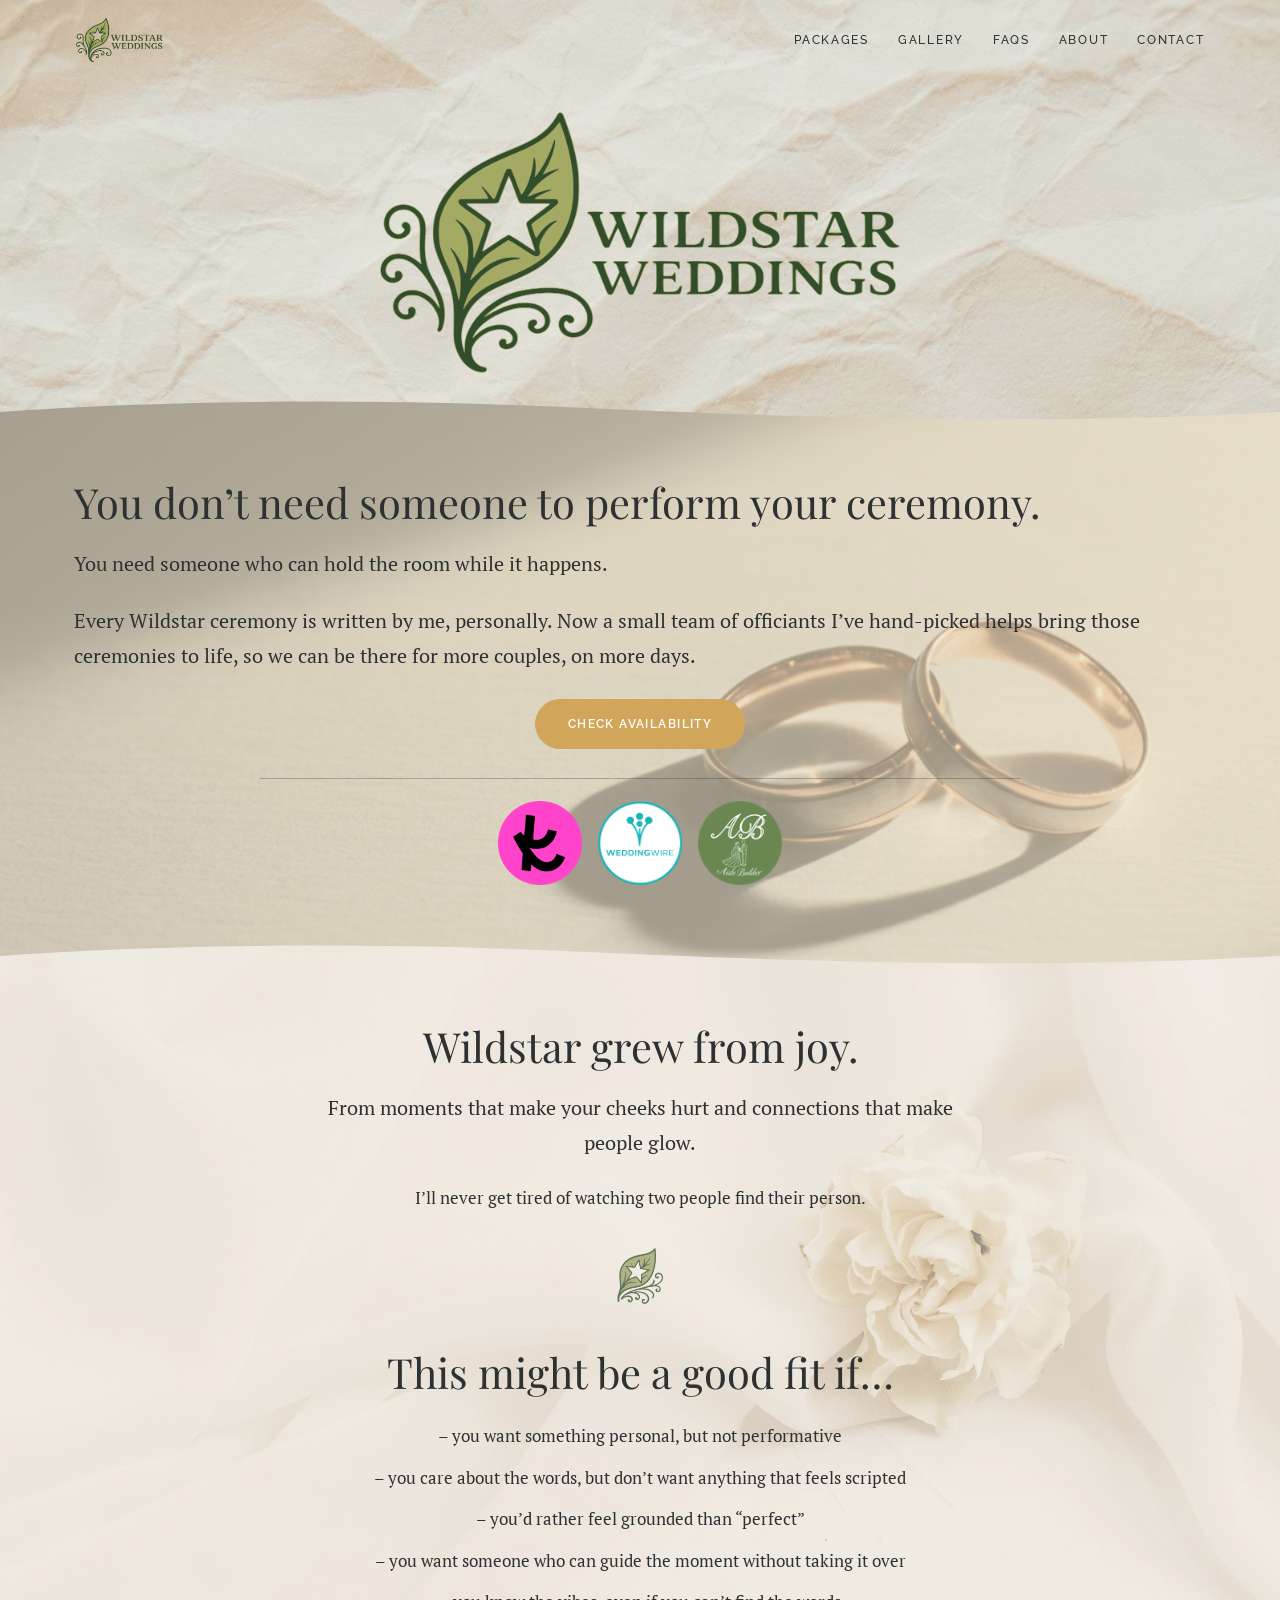
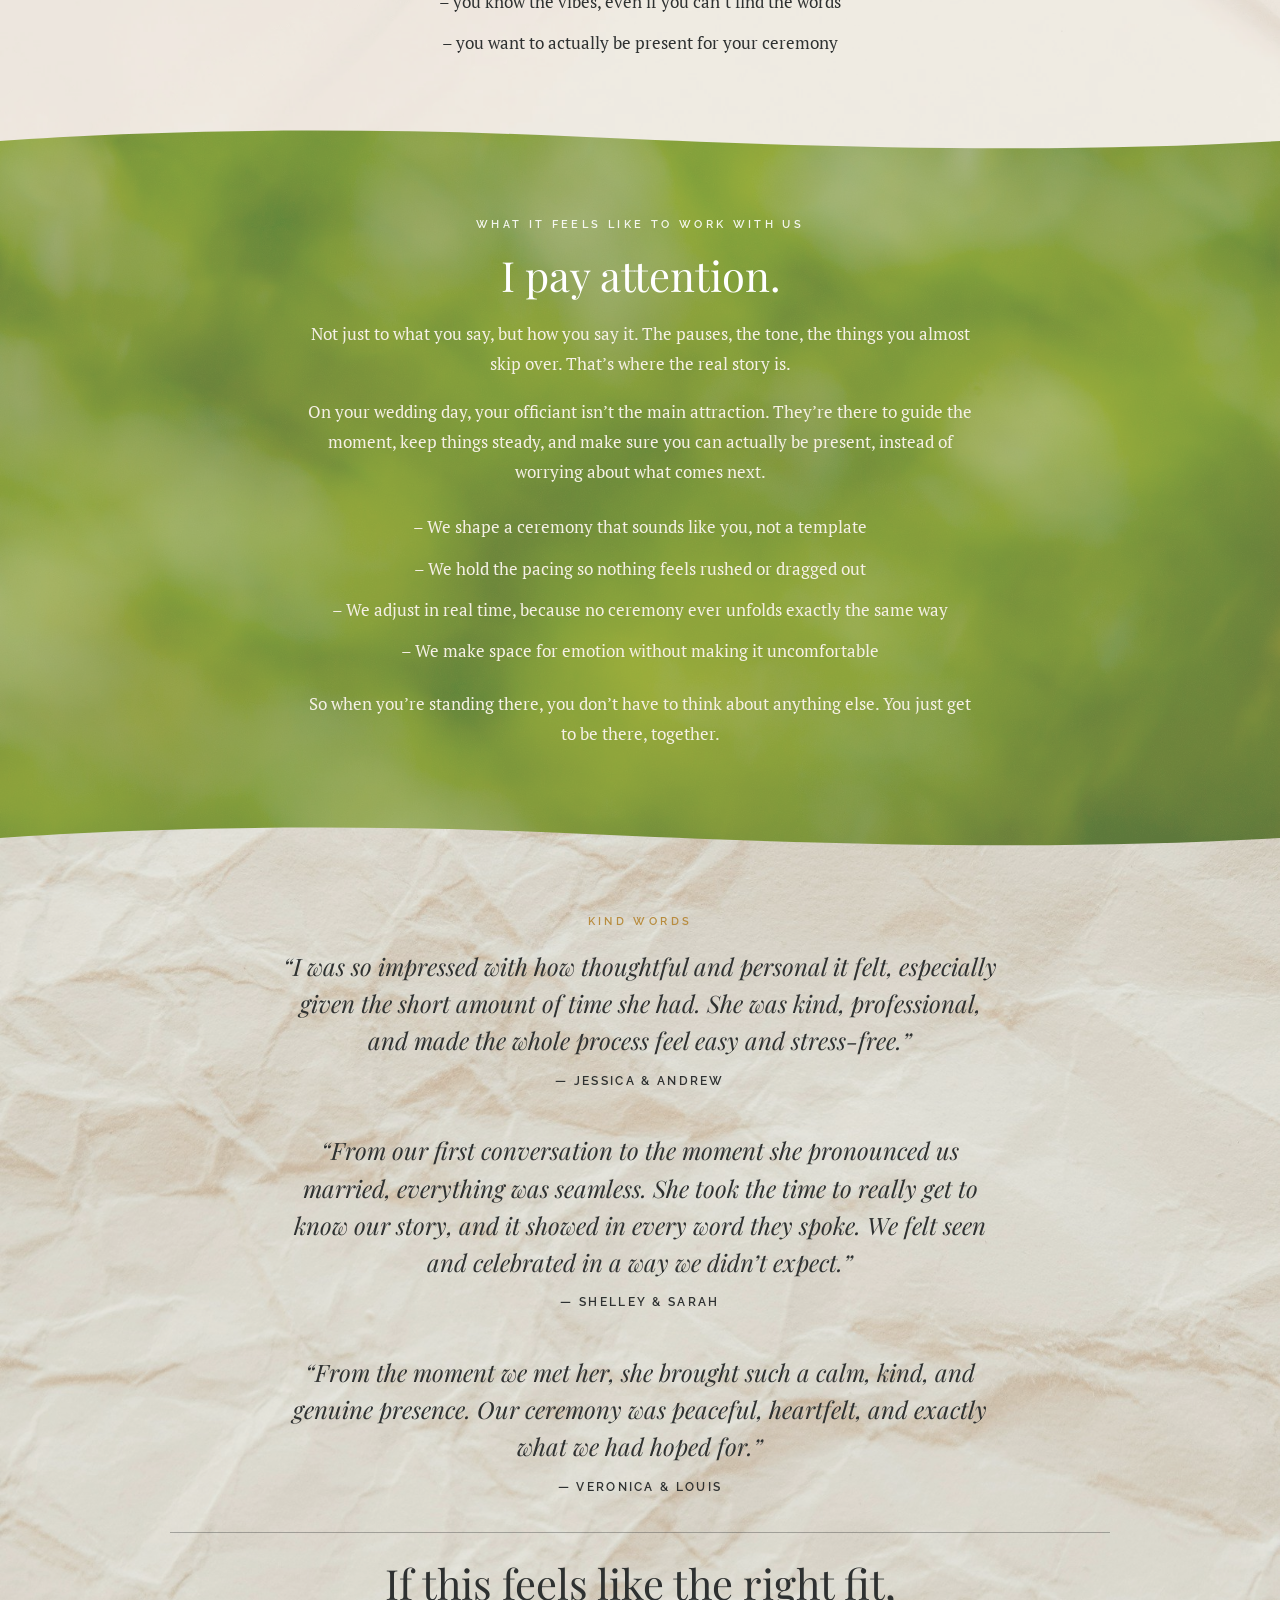
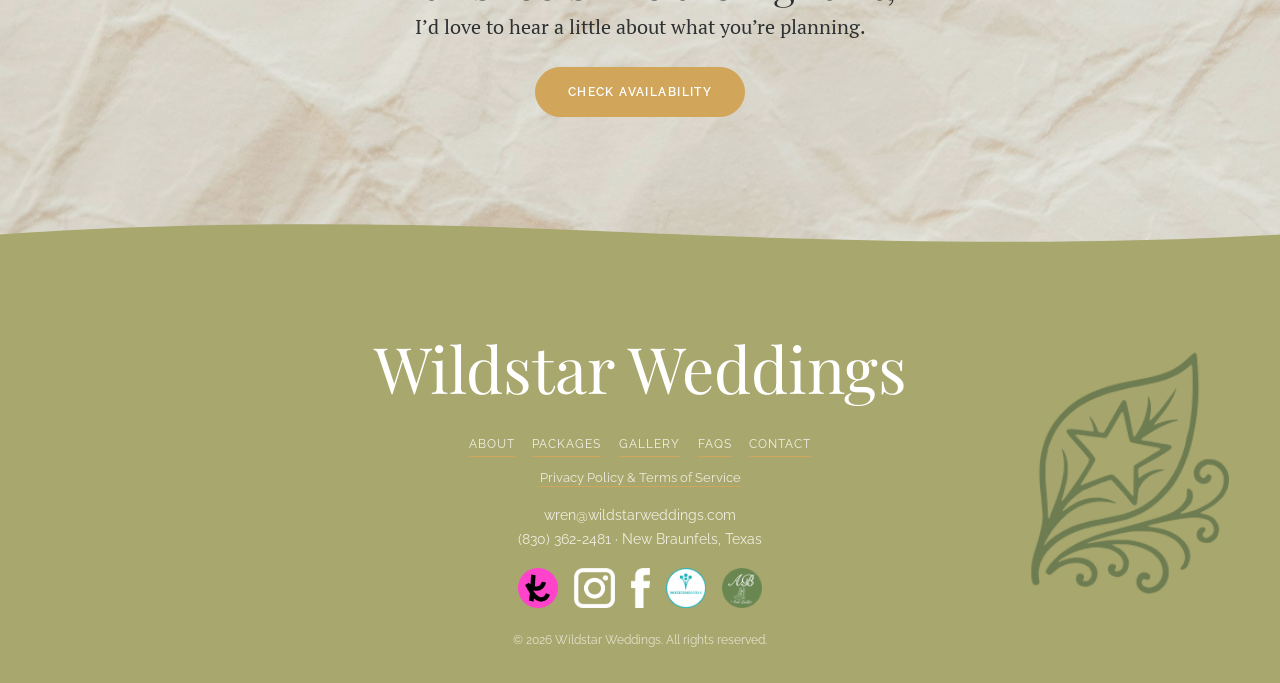
<file: index.html>
<!DOCTYPE html>
<html lang="en">
<head>
<meta charset="UTF-8">
<meta name="viewport" content="width=device-width, initial-scale=1.0">
<title>Wildstar Weddings | Hill Country Wedding Officiant Services</title>
<meta name="description" content="Romantic, personal wedding ceremonies in New Braunfels and the Texas Hill Country. Every ceremony written by Wren, delivered by a hand-picked team.">
<link rel="canonical" href="https://www.wildstarweddings.com/">
<meta property="og:type" content="website">
<meta property="og:title" content="Wildstar Weddings | Hill Country Wedding Officiant">
<meta property="og:description" content="Romantic, personal wedding ceremonies in New Braunfels and the Texas Hill Country.">
<meta property="og:url" content="https://www.wildstarweddings.com/">
<meta property="og:image" content="https://www.wildstarweddings.com/assets/img/logo-square.png">
<link rel="icon" href="/assets/img/favicon.png" type="image/png">
<link rel="preconnect" href="https://fonts.googleapis.com">
<link rel="preconnect" href="https://fonts.gstatic.com" crossorigin>
<link href="https://fonts.googleapis.com/css2?family=Playfair+Display:ital,wght@0,400;0,500;1,400&family=Raleway:wght@400;500;600&family=PT+Serif:ital,wght@0,400;1,400&display=swap" rel="stylesheet">
<link rel="stylesheet" href="/assets/css/style.css">
<style>
  /* HOME: paper only on hero + testimonials; each band owns its bg + a colored wavy top */
  body{background:#f1ebde !important}
  body::before{display:none !important}

  .band{position:relative}
  .band::before{content:"";position:absolute;top:0;left:0;width:100%;height:54px;transform:translateY(-99%);z-index:1;background-repeat:no-repeat;background-size:100% 100%}
  .band>.container{position:relative;z-index:2}
  .intro::before{display:none}
  .soft::before{display:none}
  .feels::before{display:none}
  .testi::before{display:none}

  /* (2) hero — paper, smaller, 46% overlay */
  .home-hero{position:relative;background:#f1ebde url("/assets/img/unsplash-image-XFWiZTa2Ub0.jpg") center top/cover;text-align:center;padding:clamp(5rem,9vw,7rem) 1.5rem clamp(2.5rem,5vw,4rem)}
  .home-hero::after{content:"";position:absolute;inset:0;background:rgba(247,243,236,.46);z-index:0;pointer-events:none}
  .home-hero img{position:relative;z-index:1;width:min(520px,84vw);margin:0 auto}

  /* (3) intro — rings fill the section, faded; text left-aligned */
  .intro{background:#e7dcc6 url("/assets/img/imgg-gi3-_nzahcmk.png") center/cover;margin-top:-55px;
    -webkit-mask:url("data:image/svg+xml,%3Csvg xmlns='http://www.w3.org/2000/svg' viewBox='0 0 1200 60' preserveAspectRatio='none'%3E%3Cpath fill='%23000' d='M0,30 C150,18 350,16 550,26 C800,38 1000,42 1200,30 L1200,60 L0,60 Z'/%3E%3C/svg%3E") top/100% 60px no-repeat,linear-gradient(#000 0 0) bottom/100% calc(100% - 55px) no-repeat;
    mask:url("data:image/svg+xml,%3Csvg xmlns='http://www.w3.org/2000/svg' viewBox='0 0 1200 60' preserveAspectRatio='none'%3E%3Cpath fill='%23000' d='M0,30 C150,18 350,16 550,26 C800,38 1000,42 1200,30 L1200,60 L0,60 Z'/%3E%3C/svg%3E") top/100% 60px no-repeat,linear-gradient(#000 0 0) bottom/100% calc(100% - 55px) no-repeat}
  .intro::after{content:"";position:absolute;inset:0;background:rgba(231,220,198,.66);z-index:0}
  .intro .container{text-align:left}
  .intro .intro-actions{text-align:center;margin-top:1.6rem}
  .intro .intro-rule{border:none;border-top:1px solid rgba(46,49,49,.3);max-width:760px;margin:1.8rem auto 1.4rem}
  .intro .intro-badges{display:flex;justify-content:center;gap:1rem}
  .intro .intro-badges img{height:84px;width:auto}

  /* (4-5) grew + good-fit — soft light, faint bloom */
  .soft{background:#f4f0e7 url("/assets/img/unsplash-image-xepikEyPgmI-2.jpg") center/cover;margin-top:-55px;
    -webkit-mask:url("data:image/svg+xml,%3Csvg xmlns='http://www.w3.org/2000/svg' viewBox='0 0 1200 60' preserveAspectRatio='none'%3E%3Cpath fill='%23000' d='M0,30 C150,18 350,16 550,26 C800,38 1000,42 1200,30 L1200,60 L0,60 Z'/%3E%3C/svg%3E") top/100% 60px no-repeat,linear-gradient(#000 0 0) bottom/100% calc(100% - 55px) no-repeat;
    mask:url("data:image/svg+xml,%3Csvg xmlns='http://www.w3.org/2000/svg' viewBox='0 0 1200 60' preserveAspectRatio='none'%3E%3Cpath fill='%23000' d='M0,30 C150,18 350,16 550,26 C800,38 1000,42 1200,30 L1200,60 L0,60 Z'/%3E%3C/svg%3E") top/100% 60px no-repeat,linear-gradient(#000 0 0) bottom/100% calc(100% - 55px) no-repeat}
  .soft::after{content:"";position:absolute;inset:0;background:rgba(247,243,236,.55);z-index:0}

  /* (6) what it feels like — green, faded */
  .feels{background:#a8a76d url("/assets/img/unsplash-image-rfRoZPJ8NOg.jpg") center/cover;color:var(--cream);margin-top:-55px;
    -webkit-mask:url("data:image/svg+xml,%3Csvg xmlns='http://www.w3.org/2000/svg' viewBox='0 0 1200 60' preserveAspectRatio='none'%3E%3Cpath fill='%23000' d='M0,30 C150,18 350,16 550,26 C800,38 1000,42 1200,30 L1200,60 L0,60 Z'/%3E%3C/svg%3E") top/100% 60px no-repeat,linear-gradient(#000 0 0) bottom/100% calc(100% - 55px) no-repeat;
    mask:url("data:image/svg+xml,%3Csvg xmlns='http://www.w3.org/2000/svg' viewBox='0 0 1200 60' preserveAspectRatio='none'%3E%3Cpath fill='%23000' d='M0,30 C150,18 350,16 550,26 C800,38 1000,42 1200,30 L1200,60 L0,60 Z'/%3E%3C/svg%3E") top/100% 60px no-repeat,linear-gradient(#000 0 0) bottom/100% calc(100% - 55px) no-repeat}
  .feels::after{content:"";position:absolute;inset:0;background:rgba(150,158,96,.62);z-index:0}
  .feels h2{color:#fff}
  .feels .eyebrow{color:#fff;opacity:.9}

  /* (7-8) testimonials + CTA — paper */
  .testi{background:#f3ede0 url("/assets/img/unsplash-image-XFWiZTa2Ub0.jpg") center/cover;margin-top:-55px;
    -webkit-mask:url("data:image/svg+xml,%3Csvg xmlns='http://www.w3.org/2000/svg' viewBox='0 0 1200 60' preserveAspectRatio='none'%3E%3Cpath fill='%23000' d='M0,30 C150,18 350,16 550,26 C800,38 1000,42 1200,30 L1200,60 L0,60 Z'/%3E%3C/svg%3E") top/100% 60px no-repeat,linear-gradient(#000 0 0) bottom/100% calc(100% - 55px) no-repeat;
    mask:url("data:image/svg+xml,%3Csvg xmlns='http://www.w3.org/2000/svg' viewBox='0 0 1200 60' preserveAspectRatio='none'%3E%3Cpath fill='%23000' d='M0,30 C150,18 350,16 550,26 C800,38 1000,42 1200,30 L1200,60 L0,60 Z'/%3E%3C/svg%3E") top/100% 60px no-repeat,linear-gradient(#000 0 0) bottom/100% calc(100% - 55px) no-repeat;
    margin-bottom:-70px;padding-bottom:clamp(5rem,10vw,8rem)}
  .testi::after{content:"";position:absolute;inset:0;background:rgba(247,243,236,.46);z-index:0}
  .testi .rule{border:none;border-top:1px solid rgba(46,49,49,.35);max-width:940px;margin:2.2rem auto 1.6rem}
  .cta-block{text-align:center}
</style>
</head>
<body>
<header class="topbar">
  <a class="topbar__brand" href="/" aria-label="Wildstar Weddings home"><img src="/assets/img/logo-banner.png" alt="Wildstar Weddings"></a>
  <button class="topbar__toggle" aria-label="Toggle menu" aria-expanded="false" aria-controls="topbar-nav"><span></span><span></span><span></span></button>
  <nav id="topbar-nav">
    <a href="/wedding-packages/">Packages</a>
    <a href="/gallery/">Gallery</a>
    <a href="/faqs/">FAQs</a>
    <a href="/about/">About</a>
    <a href="/contact/">Contact</a>
  </nav>
</header>

<!-- (2) LOGO HERO -->
<section class="home-hero">
  <img src="/assets/img/logo-banner.png" alt="Wildstar Weddings">
</section>

<!-- (3) INTRO -->
<section class="band intro section">
  <div class="container">
    <h2>You don’t need someone to perform your ceremony.</h2>
    <p class="lead">You need someone who can hold the room while it happens.</p>
    <p class="lead">Every Wildstar ceremony is written by me, personally. Now a small team of officiants I’ve hand-picked helps bring those ceremonies to life, so we can be there for more couples, on more days.</p>
    <div class="intro-actions">
      <a class="btn" href="/contact/">Check Availability</a>
      <hr class="intro-rule">
      <div class="intro-badges">
        <a class="is-unlinked" aria-label="The Knot"><img src="/assets/img/badge-theknot.png" alt="As seen on The Knot"></a>
        <a class="is-unlinked" aria-label="WeddingWire"><img src="/assets/img/badge-weddingwire.png" alt="As seen on WeddingWire"></a>
        <a href="https://www.aislebuilder.com/vendors/wildstar-weddings" target="_blank" rel="noopener" aria-label="Aisle Builder"><img src="/assets/img/badge-aislebuilder.png" alt="Find us on Aisle Builder"></a>
      </div>
    </div>
  </div>
</section>

<!-- (4-5) GREW FROM JOY + GOOD FIT -->
<section class="band soft section text-center">
  <div class="container narrow">
    <h2>Wildstar grew from joy.</h2>
    <p class="lead">From moments that make your cheeks hurt and connections that make people glow.</p>
    <p>I’ll never get tired of watching two people find their person.</p>
    <div class="leaf-divider"><img src="/assets/img/leaf.png" alt=""></div>
    <h2>This might be a good fit if…</h2>
    <ul class="fitlist">
      <li>you want something personal, but not performative</li>
      <li>you care about the words, but don’t want anything that feels scripted</li>
      <li>you’d rather feel grounded than “perfect”</li>
      <li>you want someone who can guide the moment without taking it over</li>
      <li>you know the vibes, even if you can’t find the words</li>
      <li>you want to actually be present for your ceremony</li>
    </ul>
  </div>
</section>

<!-- (6) WHAT IT FEELS LIKE -->
<section class="band feels section text-center">
  <div class="container narrow">
    <span class="eyebrow">What it feels like to work with us</span>
    <h2>I pay attention.</h2>
    <p>Not just to what you say, but how you say it. The pauses, the tone, the things you almost skip over. That’s where the real story is.</p>
    <p>On your wedding day, your officiant isn’t the main attraction. They’re there to guide the moment, keep things steady, and make sure you can actually be present, instead of worrying about what comes next.</p>
    <ul class="fitlist">
      <li>We shape a ceremony that sounds like you, not a template</li>
      <li>We hold the pacing so nothing feels rushed or dragged out</li>
      <li>We adjust in real time, because no ceremony ever unfolds exactly the same way</li>
      <li>We make space for emotion without making it uncomfortable</li>
    </ul>
    <p style="margin-top:1.4rem">So when you’re standing there, you don’t have to think about anything else. You just get to be there, together.</p>
  </div>
</section>

<!-- (7-8) TESTIMONIALS + CTA -->
<section class="band testi section">
  <div class="container">
    <div class="text-center"><span class="eyebrow">Kind words</span></div>
    <div class="testimonials narrow text-center">
      <figure style="margin:0"><blockquote class="quote">“I was so impressed with how thoughtful and personal it felt, especially given the short amount of time she had. She was kind, professional, and made the whole process feel easy and stress-free.”</blockquote><figcaption class="quote__author">— Jessica &amp; Andrew</figcaption></figure>
      <figure style="margin:0"><blockquote class="quote">“From our first conversation to the moment she pronounced us married, everything was seamless. She took the time to really get to know our story, and it showed in every word they spoke. We felt seen and celebrated in a way we didn’t expect.”</blockquote><figcaption class="quote__author">— Shelley &amp; Sarah</figcaption></figure>
      <figure style="margin:0"><blockquote class="quote">“From the moment we met her, she brought such a calm, kind, and genuine presence. Our ceremony was peaceful, heartfelt, and exactly what we had hoped for.”</blockquote><figcaption class="quote__author">— Veronica &amp; Louis</figcaption></figure>
    </div>
    <hr class="rule">
    <div class="cta-block">
      <h2 style="margin-bottom:.2rem">If this feels like the right fit,</h2>
      <p class="lead">I’d love to hear a little about what you’re planning.</p>
      <p><a class="btn" href="/contact/">Check Availability</a></p>
    </div>
  </div>
</section>

<footer class="ws-footer">
  <img class="leaf" src="/assets/img/leaf.png" alt="">
  <div class="wm">Wildstar Weddings</div>
  <nav>
    <a href="/about/">About</a><a href="/wedding-packages/">Packages</a><a href="/gallery/">Gallery</a><a href="/faqs/">FAQs</a><a href="/contact/">Contact</a>
  </nav>
  <div class="legal"><a href="/privacy-and-tos/">Privacy Policy &amp; Terms of Service</a></div>
  <div class="contact"><a href="mailto:wren@wildstarweddings.com">wren@wildstarweddings.com</a><br><a href="sms:+18303622481">(830) 362-2481</a> &middot; New Braunfels, Texas</div>
  <div class="social"><a class="is-unlinked" aria-label="The Knot"><img src="/assets/img/icon-knot.png" alt="The Knot"></a><a href="https://instagram.com/wildstar_weddings" target="_blank" rel="noopener" aria-label="Instagram"><img src="/assets/img/icon-instagram.png" alt="Instagram"></a><a href="https://facebook.com/61584254587243/" target="_blank" rel="noopener" aria-label="Facebook"><img src="/assets/img/icon-facebook.png" alt="Facebook"></a><a class="is-unlinked" aria-label="WeddingWire"><img src="/assets/img/icon-wire.png" alt="WeddingWire"></a><a href="https://www.aislebuilder.com/vendors/wildstar-weddings" target="_blank" rel="noopener" aria-label="Aisle Builder"><img src="/assets/img/badge-aislebuilder.png" alt="Aisle Builder"></a></div>
  <div class="bottom">&copy; <span data-year>2026</span> Wildstar Weddings. All rights reserved.</div>
</footer>
<script src="/assets/js/main.js"></script>
</body>
</html>
</file>
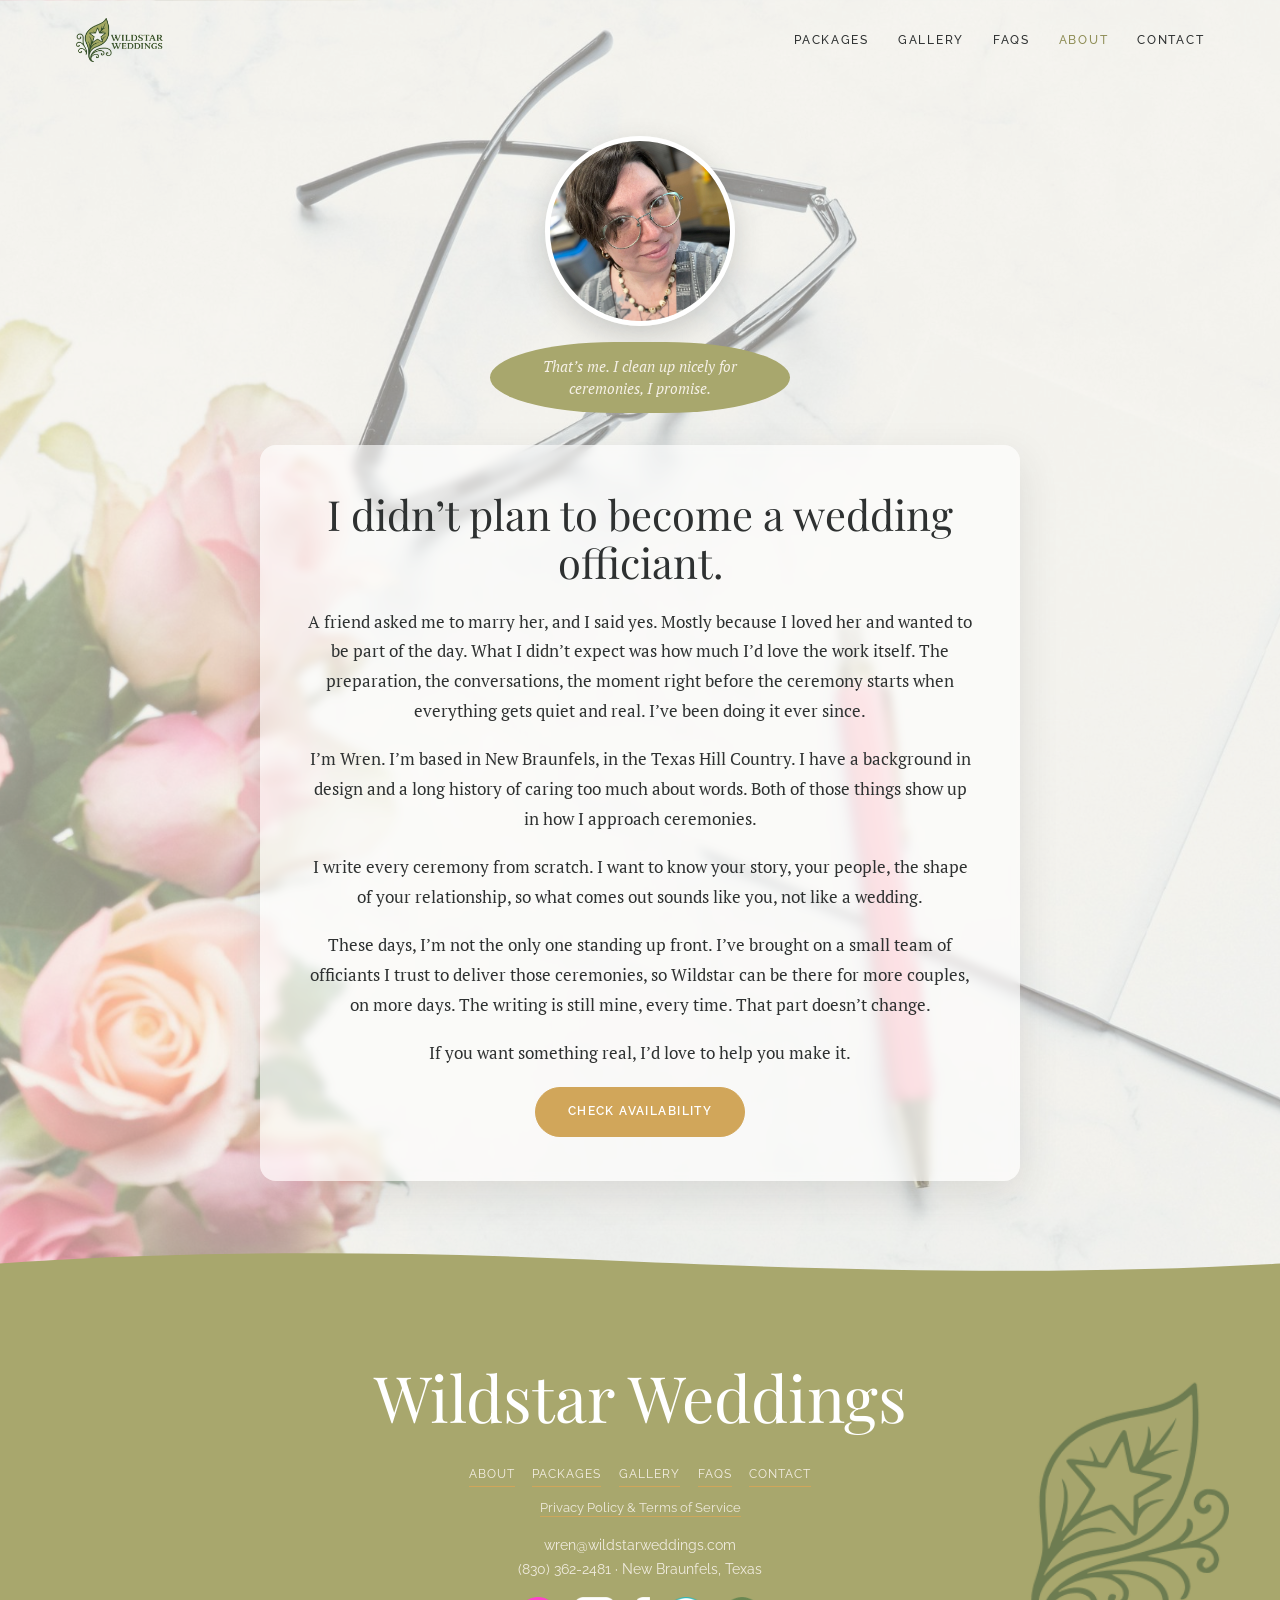
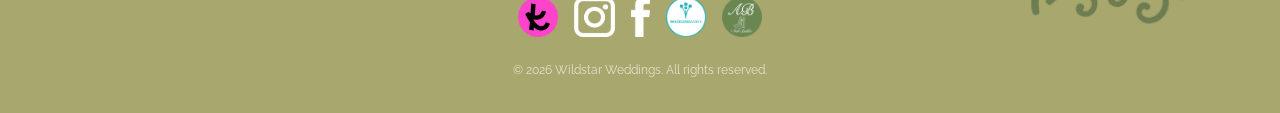
<file: about/index.html>
<!DOCTYPE html>
<html lang="en">
<head>
<meta charset="UTF-8">
<meta name="viewport" content="width=device-width, initial-scale=1.0">
<title>About Wren | Wildstar Weddings — New Braunfels Officiant</title>
<meta name="description" content="Meet Wren, founder and lead officiant of Wildstar Weddings. Every ceremony is written from scratch, then delivered by a hand-picked team of officiants.">
<link rel="canonical" href="https://www.wildstarweddings.com/about/">
<meta property="og:type" content="website">
<meta property="og:title" content="About Wren | Wildstar Weddings — New Braunfels Officiant">
<meta property="og:description" content="Meet Wren, founder and lead officiant of Wildstar Weddings. Every ceremony is written from scratch, then delivered by a hand-picked team of officiants.">
<meta property="og:url" content="https://www.wildstarweddings.com/about/">
<meta property="og:image" content="https://www.wildstarweddings.com/assets/img/wren.jpg">
<link rel="icon" href="/assets/img/favicon.png" type="image/png">
<link rel="preconnect" href="https://fonts.googleapis.com">
<link rel="preconnect" href="https://fonts.gstatic.com" crossorigin>
<link href="https://fonts.googleapis.com/css2?family=Playfair+Display:ital,wght@0,400;0,500;1,400&family=Raleway:wght@400;500;600&family=PT+Serif:ital,wght@0,400;1,400&display=swap" rel="stylesheet">
<link rel="stylesheet" href="/assets/css/style.css">
</head>
<body>
<header class="topbar">
  <a class="topbar__brand" href="/" aria-label="Wildstar Weddings home"><img src="/assets/img/logo-banner.png" alt="Wildstar Weddings"></a>
  <button class="topbar__toggle" aria-label="Toggle menu" aria-expanded="false" aria-controls="topbar-nav"><span></span><span></span><span></span></button>
  <nav id="topbar-nav">
      <a href="/wedding-packages/">Packages</a>
      <a href="/gallery/">Gallery</a>
      <a href="/faqs/">FAQs</a>
      <a class="is-active" href="/about/">About</a>
      <a href="/contact/">Contact</a>
  </nav>
</header>
<section class="pagehero pagehero--center" style="background-image:url('/assets/img/pexels-nietjuhart-30173371.jpg');--ov:.45">
  <div class="pagehero__inner">
    <img class="wren" src="/assets/img/wren.jpg" alt="Wren, founder and lead officiant of Wildstar Weddings">
    <div class="caption">That’s me. I clean up nicely for ceremonies, I promise.</div>
    <div class="frost">
      <h2>I didn’t plan to become a wedding officiant.</h2>
      <p>A friend asked me to marry her, and I said yes. Mostly because I loved her and wanted to be part of the day. What I didn’t expect was how much I’d love the work itself. The preparation, the conversations, the moment right before the ceremony starts when everything gets quiet and real. I’ve been doing it ever since.</p>
      <p>I’m Wren. I’m based in New Braunfels, in the Texas Hill Country. I have a background in design and a long history of caring too much about words. Both of those things show up in how I approach ceremonies.</p>
      <p>I write every ceremony from scratch. I want to know your story, your people, the shape of your relationship, so what comes out sounds like you, not like a wedding.</p>
      <p>These days, I’m not the only one standing up front. I’ve brought on a small team of officiants I trust to deliver those ceremonies, so Wildstar can be there for more couples, on more days. The writing is still mine, every time. That part doesn’t change.</p>
      <p>If you want something real, I’d love to help you make it.</p>
      <p style="margin-bottom:0"><a class="btn" href="/contact/">Check Availability</a></p>
    </div>
  </div>
</section>
<footer class="ws-footer">
  <img class="leaf" src="/assets/img/leaf.png" alt="">
  <div class="wm">Wildstar Weddings</div>
  <nav>
    <a href="/about/">About</a><a href="/wedding-packages/">Packages</a><a href="/gallery/">Gallery</a><a href="/faqs/">FAQs</a><a href="/contact/">Contact</a>
  </nav>
  <div class="legal"><a href="/privacy-and-tos/">Privacy Policy &amp; Terms of Service</a></div>
  <div class="contact"><a href="mailto:wren@wildstarweddings.com">wren@wildstarweddings.com</a><br><a href="sms:+18303622481">(830) 362-2481</a> &middot; New Braunfels, Texas</div>
  <div class="social"><a class="is-unlinked" aria-label="The Knot"><img src="/assets/img/icon-knot.png" alt="The Knot"></a><a href="https://instagram.com/wildstar_weddings" target="_blank" rel="noopener" aria-label="Instagram"><img src="/assets/img/icon-instagram.png" alt="Instagram"></a><a href="https://facebook.com/61584254587243/" target="_blank" rel="noopener" aria-label="Facebook"><img src="/assets/img/icon-facebook.png" alt="Facebook"></a><a class="is-unlinked" aria-label="WeddingWire"><img src="/assets/img/icon-wire.png" alt="WeddingWire"></a><a href="https://www.aislebuilder.com/vendors/wildstar-weddings" target="_blank" rel="noopener" aria-label="Aisle Builder"><img src="/assets/img/badge-aislebuilder.png" alt="Aisle Builder"></a></div>
  <div class="bottom">&copy; <span data-year>2026</span> Wildstar Weddings. All rights reserved.</div>
</footer>
<script src="/assets/js/main.js"></script>
</body>
</html>
</file>
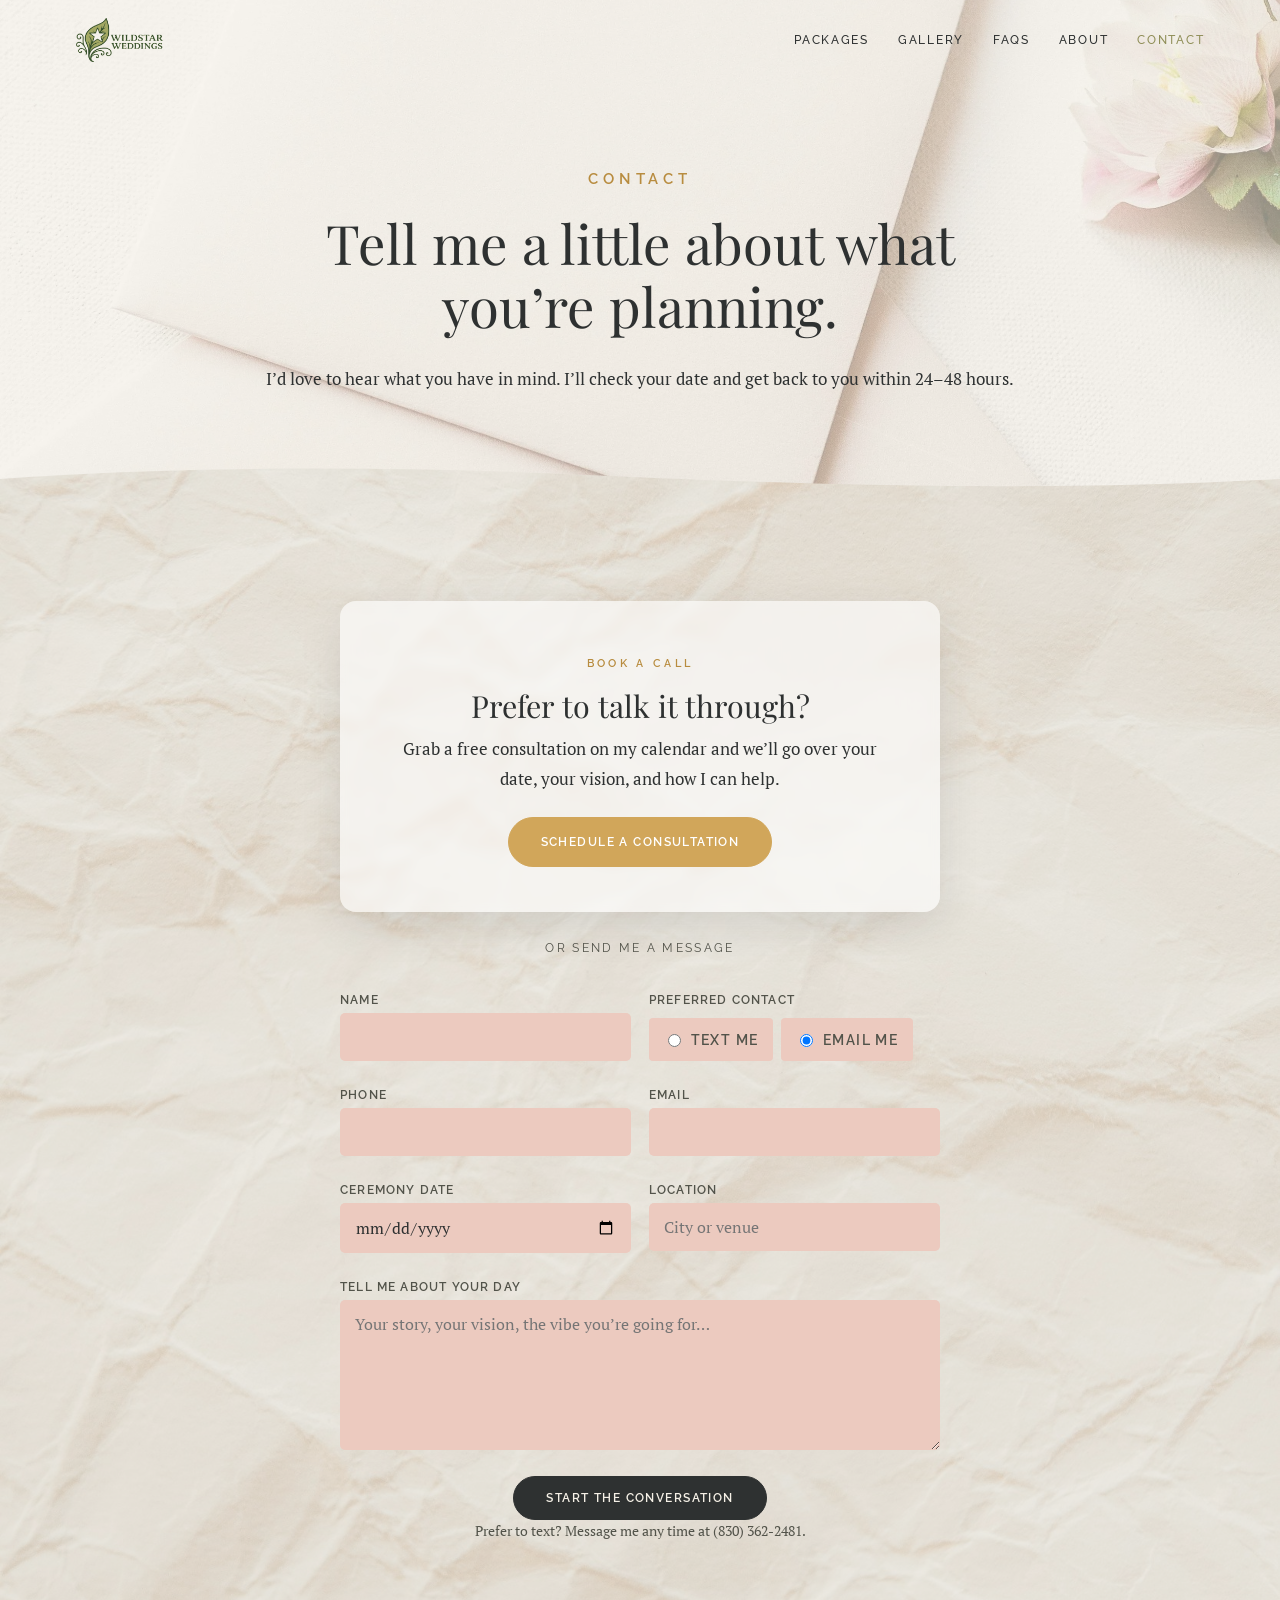
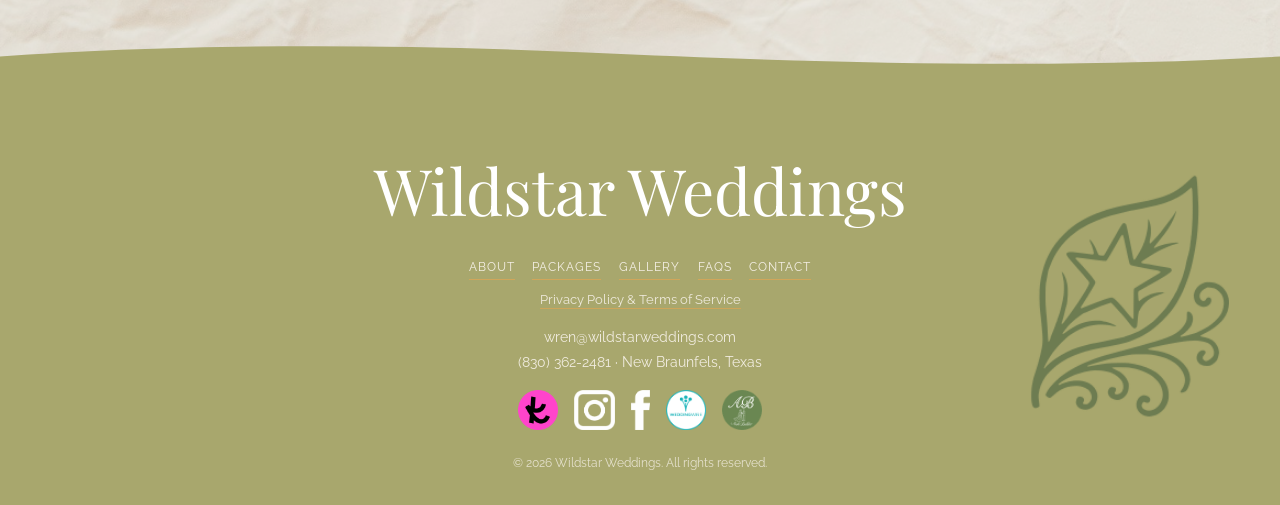
<file: contact/index.html>
<!DOCTYPE html>
<html lang="en">
<head>
<meta charset="UTF-8">
<meta name="viewport" content="width=device-width, initial-scale=1.0">
<title>Contact | Wildstar Weddings — Check Your Date</title>
<meta name="description" content="Check availability for your Texas Hill Country wedding ceremony. Tell Wren about your day and get a reply within 24–48 hours.">
<link rel="canonical" href="https://www.wildstarweddings.com/contact/">
<meta property="og:type" content="website">
<meta property="og:title" content="Contact | Wildstar Weddings — Check Your Date">
<meta property="og:description" content="Check availability for your Texas Hill Country wedding ceremony. Tell Wren about your day and get a reply within 24–48 hours.">
<meta property="og:url" content="https://www.wildstarweddings.com/contact/">
<meta property="og:image" content="https://www.wildstarweddings.com/assets/img/pexels-dreamcatchlight-11385650.jpg">
<link rel="icon" href="/assets/img/favicon.png" type="image/png">
<link rel="preconnect" href="https://fonts.googleapis.com">
<link rel="preconnect" href="https://fonts.gstatic.com" crossorigin>
<link href="https://fonts.googleapis.com/css2?family=Playfair+Display:ital,wght@0,400;0,500;1,400&family=Raleway:wght@400;500;600&family=PT+Serif:ital,wght@0,400;1,400&display=swap" rel="stylesheet">
<link rel="stylesheet" href="/assets/css/style.css">
</head>
<body>
<header class="topbar">
  <a class="topbar__brand" href="/" aria-label="Wildstar Weddings home"><img src="/assets/img/logo-banner.png" alt="Wildstar Weddings"></a>
  <button class="topbar__toggle" aria-label="Toggle menu" aria-expanded="false" aria-controls="topbar-nav"><span></span><span></span><span></span></button>
  <nav id="topbar-nav">
      <a href="/wedding-packages/">Packages</a>
      <a href="/gallery/">Gallery</a>
      <a href="/faqs/">FAQs</a>
      <a href="/about/">About</a>
      <a class="is-active" href="/contact/">Contact</a>
  </nav>
</header>
<section class="pagehero pagehero--center" style="background-image:url('/assets/img/pexels-dreamcatchlight-11385650.jpg')">
  <div class="container"><div class="pagehero__inner">
    <span class="eyebrow">Contact</span><h1>Tell me a little about what you’re planning.</h1>
    <p>I’d love to hear what you have in mind. I’ll check your date and get back to you within 24–48 hours.</p>
  </div></div>
</section>

<section class="section section--paper wave-top paper-strong">
  <div class="container narrow">
    <div class="frost text-center consult">
      <span class="eyebrow">Book a call</span>
      <h2>Prefer to talk it through?</h2>
      <p>Grab a free consultation on my calendar and we’ll go over your date, your vision, and how I can help.</p>
      <a class="btn" href="https://calendar.app.google/LWaoYpwrXRurPJKR9" target="_blank" rel="noopener">Schedule a consultation</a>
    </div>
    <p class="consult__or">or send me a message</p>
    <form class="form" action="https://formspree.io/f/meebjpyb" method="POST">
      <input type="hidden" name="_subject" value="New inquiry from wildstarweddings.com">
      <input type="text" name="_gotcha" style="display:none" tabindex="-1" autocomplete="off" aria-hidden="true">
      <div class="form__row">
        <div><label>Name</label><input type="text" name="name" required></div>
        <div><label>Preferred contact</label><div class="pref"><label><input type="radio" name="preferred_contact" value="Text me"> Text me</label><label><input type="radio" name="preferred_contact" value="Email me" checked> Email me</label></div></div>
      </div>
      <div class="form__row">
        <div><label>Phone</label><input type="tel" name="phone"></div>
        <div><label>Email</label><input type="email" name="email" required></div>
      </div>
      <div class="form__row">
        <div><label>Ceremony date</label><input type="date" name="ceremony_date"></div>
        <div><label>Location</label><input type="text" name="location" placeholder="City or venue"></div>
      </div>
      <div><label>Tell me about your day</label><textarea name="message" placeholder="Your story, your vision, the vibe you’re going for…" required></textarea></div>
      <div class="text-center">
        <button class="btn btn--dark" type="submit">Start the conversation</button>
        <p class="form__note">Prefer to text? Message me any time at <a href="sms:+18303622481">(830) 362-2481</a>.</p>
      </div>
    </form>
  </div>
</section>
<footer class="ws-footer">
  <img class="leaf" src="/assets/img/leaf.png" alt="">
  <div class="wm">Wildstar Weddings</div>
  <nav>
    <a href="/about/">About</a><a href="/wedding-packages/">Packages</a><a href="/gallery/">Gallery</a><a href="/faqs/">FAQs</a><a href="/contact/">Contact</a>
  </nav>
  <div class="legal"><a href="/privacy-and-tos/">Privacy Policy &amp; Terms of Service</a></div>
  <div class="contact"><a href="mailto:wren@wildstarweddings.com">wren@wildstarweddings.com</a><br><a href="sms:+18303622481">(830) 362-2481</a> &middot; New Braunfels, Texas</div>
  <div class="social"><a class="is-unlinked" aria-label="The Knot"><img src="/assets/img/icon-knot.png" alt="The Knot"></a><a href="https://instagram.com/wildstar_weddings" target="_blank" rel="noopener" aria-label="Instagram"><img src="/assets/img/icon-instagram.png" alt="Instagram"></a><a href="https://facebook.com/61584254587243/" target="_blank" rel="noopener" aria-label="Facebook"><img src="/assets/img/icon-facebook.png" alt="Facebook"></a><a class="is-unlinked" aria-label="WeddingWire"><img src="/assets/img/icon-wire.png" alt="WeddingWire"></a><a href="https://www.aislebuilder.com/vendors/wildstar-weddings" target="_blank" rel="noopener" aria-label="Aisle Builder"><img src="/assets/img/badge-aislebuilder.png" alt="Aisle Builder"></a></div>
  <div class="bottom">&copy; <span data-year>2026</span> Wildstar Weddings. All rights reserved.</div>
</footer>
<script src="/assets/js/main.js"></script>
</body>
</html>
</file>
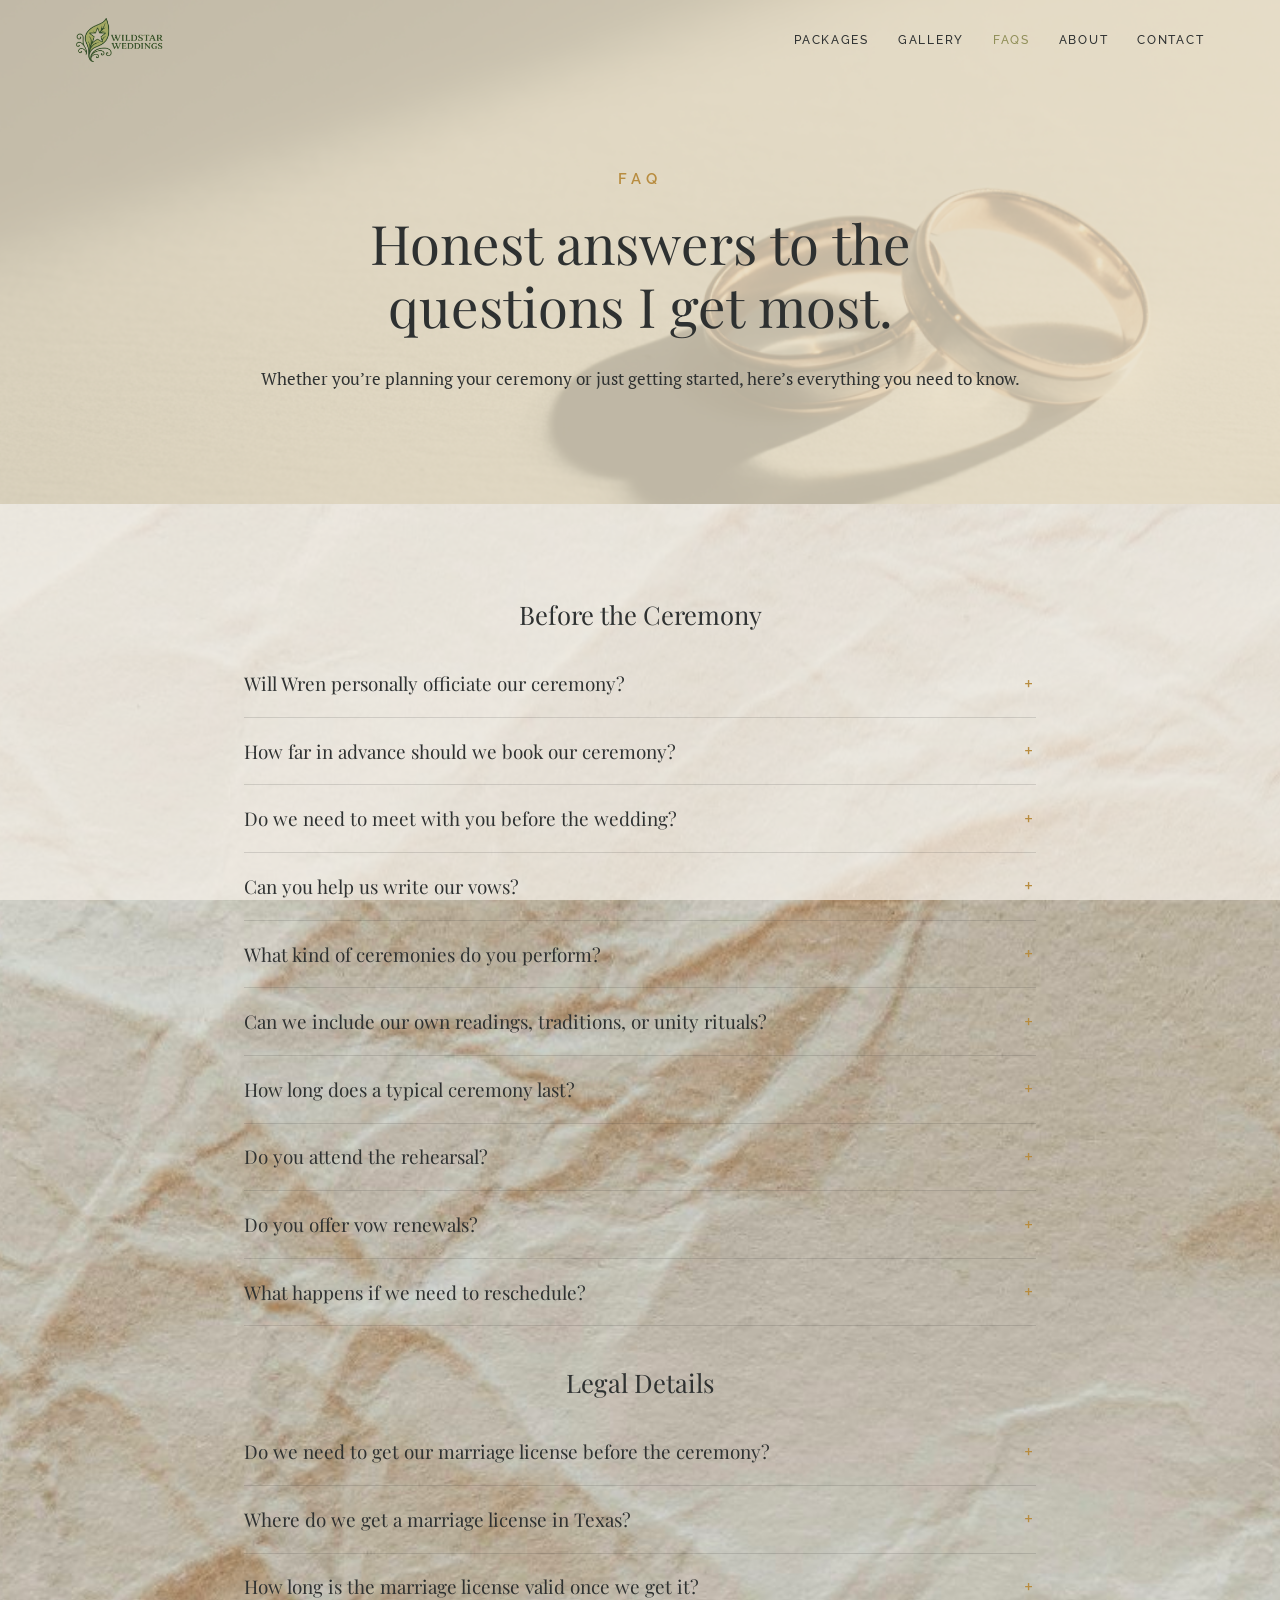
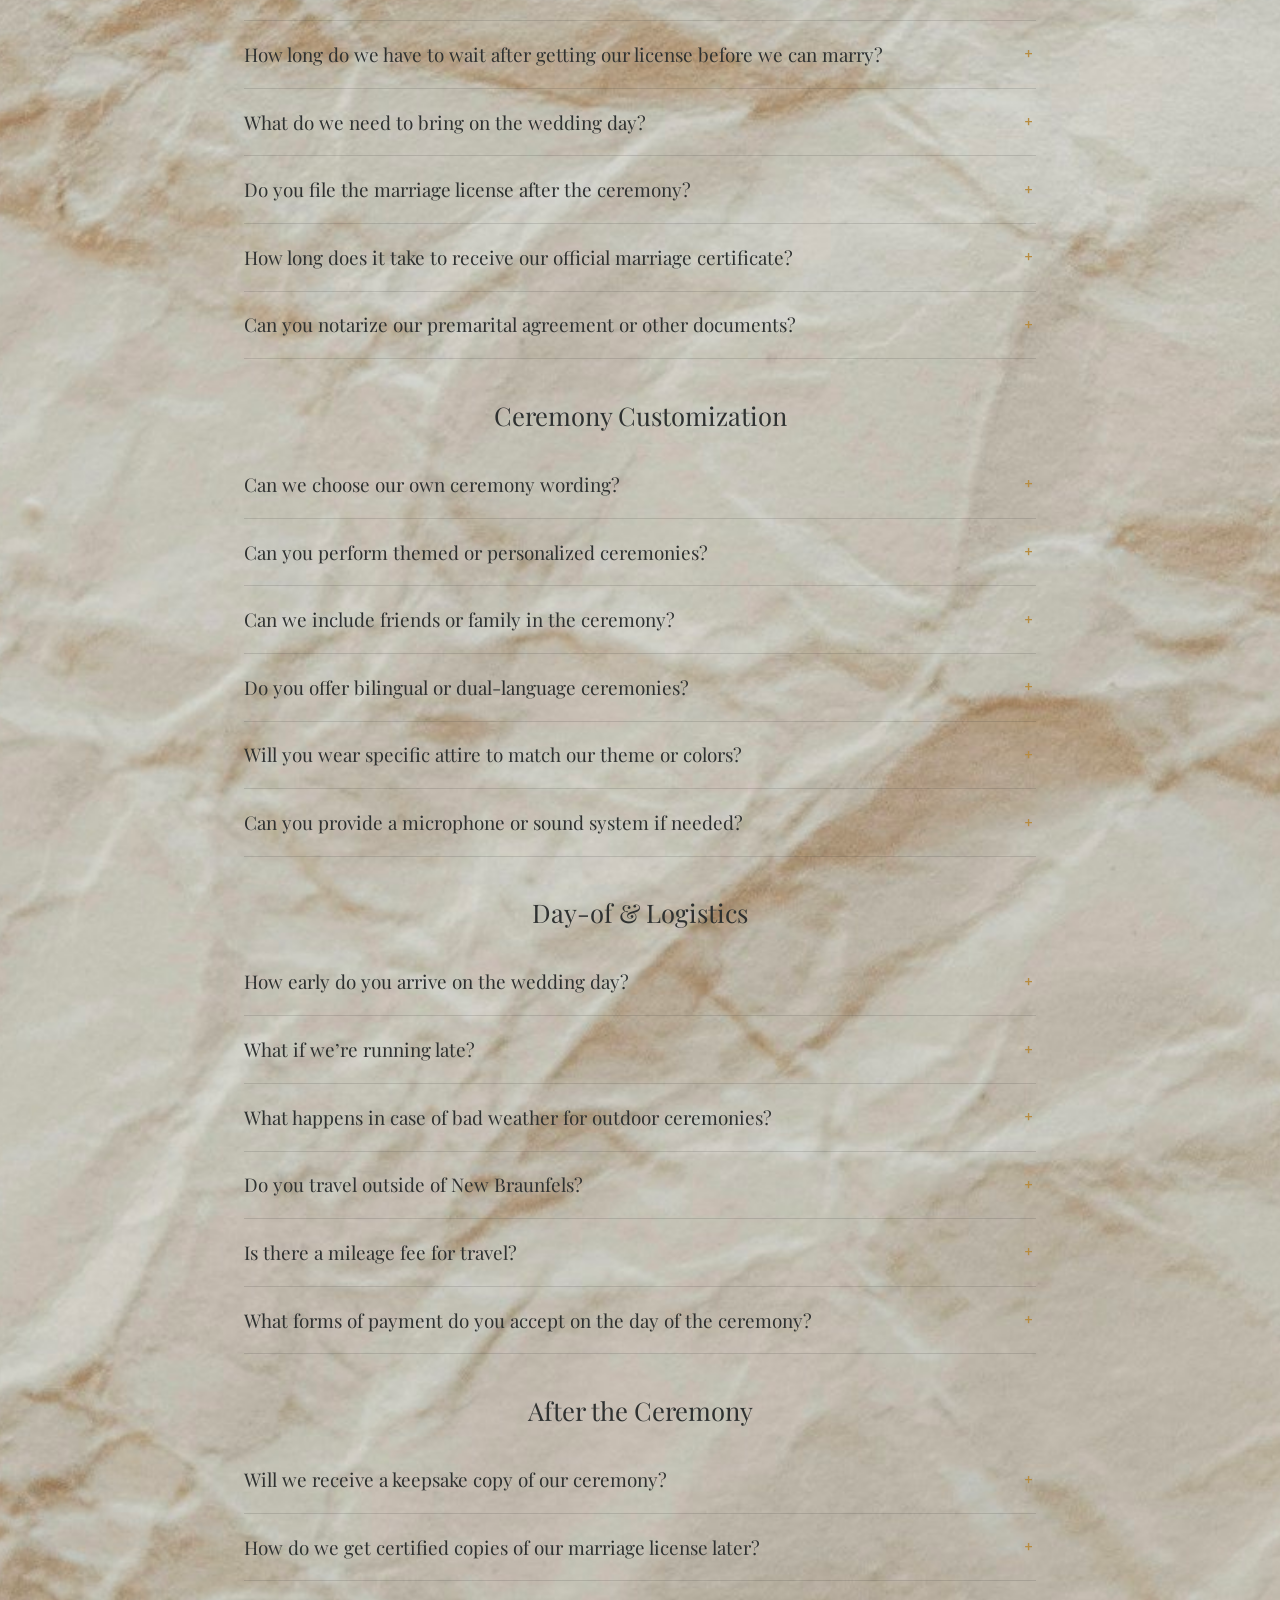
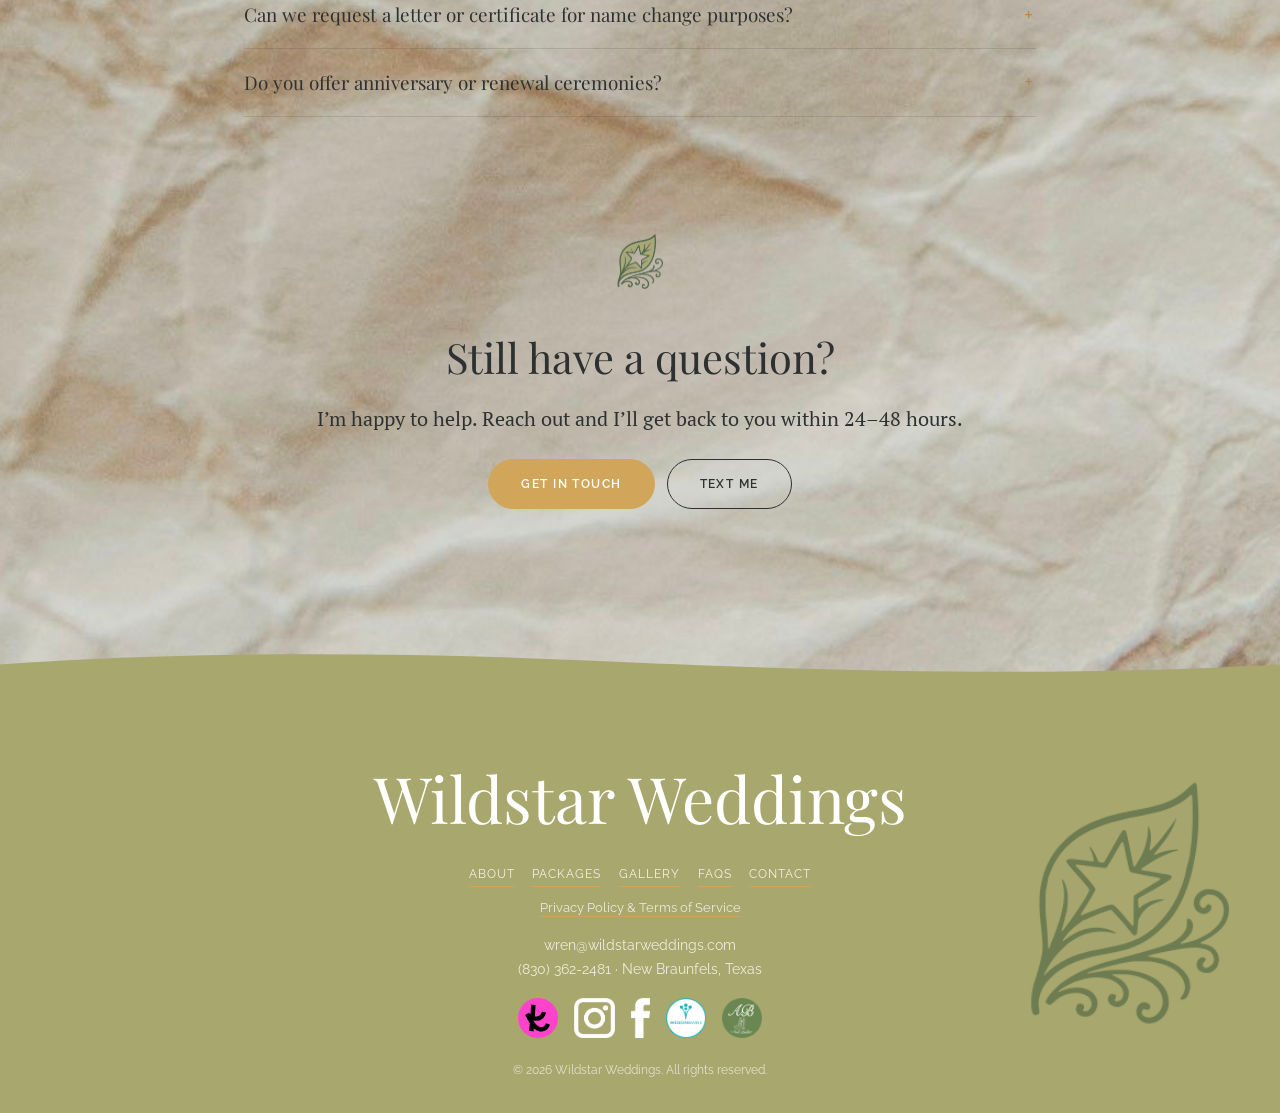
<file: faqs/index.html>
<!DOCTYPE html>
<html lang="en">
<head>
<meta charset="UTF-8">
<meta name="viewport" content="width=device-width, initial-scale=1.0">
<title>Wedding Ceremony FAQs | Wildstar Weddings</title>
<meta name="description" content="Answers to common questions about Texas marriage licenses, ceremony timelines, vow coaching, travel, payment, and what to expect on your wedding day.">
<link rel="canonical" href="https://www.wildstarweddings.com/faqs/">
<meta property="og:type" content="website">
<meta property="og:title" content="Wedding Ceremony FAQs | Wildstar Weddings">
<meta property="og:description" content="Answers to common questions about Texas marriage licenses, ceremony timelines, vow coaching, travel, payment, and what to expect on your wedding day.">
<meta property="og:url" content="https://www.wildstarweddings.com/faqs/">
<meta property="og:image" content="https://www.wildstarweddings.com/assets/img/greenstationary25x15.jpg">
<link rel="icon" href="/assets/img/favicon.png" type="image/png">
<link rel="preconnect" href="https://fonts.googleapis.com">
<link rel="preconnect" href="https://fonts.gstatic.com" crossorigin>
<link href="https://fonts.googleapis.com/css2?family=Playfair+Display:ital,wght@0,400;0,500;1,400&family=Raleway:wght@400;500;600&family=PT+Serif:ital,wght@0,400;1,400&display=swap" rel="stylesheet">
<link rel="stylesheet" href="/assets/css/style.css">
</head>
<body>
<header class="topbar">
  <a class="topbar__brand" href="/" aria-label="Wildstar Weddings home"><img src="/assets/img/logo-banner.png" alt="Wildstar Weddings"></a>
  <button class="topbar__toggle" aria-label="Toggle menu" aria-expanded="false" aria-controls="topbar-nav"><span></span><span></span><span></span></button>
  <nav id="topbar-nav">
      <a href="/wedding-packages/">Packages</a>
      <a href="/gallery/">Gallery</a>
      <a class="is-active" href="/faqs/">FAQs</a>
      <a href="/about/">About</a>
      <a href="/contact/">Contact</a>
  </nav>
</header>
<section class="pagehero pagehero--center pagehero--rings" style="background-image:url('/assets/img/imgg-gi3-_nzahcmk.png')">
  <div class="container"><div class="pagehero__inner">
    <span class="eyebrow">FAQ</span><h1>Honest answers to the questions I get most.</h1>
    <p>Whether you’re planning your ceremony or just getting started, here’s everything you need to know.</p>
  </div></div>
</section>

<section class="section" style="padding-bottom:1.5rem">
  <div class="container" style="max-width:840px">
<div class="faq-group"><h3>Before the Ceremony</h3><details class="faq"><summary>Will Wren personally officiate our ceremony?</summary><div class="faq__body"><p>On some ceremonies, that’s me. On others, it’s one of the officiants I’ve brought on. But here’s what doesn’t change: every Wildstar ceremony is written by me, personally, from scratch, no matter who delivers it. I hand-picked my team so we could say yes to more couples and more dates, including the weekday ceremonies I used to have to turn away. You’ll know who your officiant is well ahead of time, and you’ll meet them before the wedding to make sure the fit feels right. The writing is always mine. That’s what makes it sound like you.</p></div></details><details class="faq"><summary>How far in advance should we book our ceremony?</summary><div class="faq__body"><p>As soon as you have your date! Most couples book one to three months in advance, but I’ll always do my best to accommodate short-notice elopements and weekday ceremonies.</p></div></details><details class="faq"><summary>Do we need to meet with you before the wedding?</summary><div class="faq__body"><p>It’s not required, but I love connecting beforehand, whether in person, over the phone, or through email. It helps me understand your story and the tone you want for your ceremony.</p></div></details><details class="faq"><summary>Can you help us write our vows?</summary><div class="faq__body"><p>Absolutely. Many couples want to say something personal but don’t know where to start. I offer gentle guidance and vow coaching if you’d like a little help finding the right words.</p></div></details><details class="faq"><summary>What kind of ceremonies do you perform?</summary><div class="faq__body"><p>All kinds. I focus on crafting ceremonies that reflect who you are, spiritual, non-religious, traditional, modern, or simple and civil.</p></div></details><details class="faq"><summary>Can we include our own readings, traditions, or unity rituals?</summary><div class="faq__body"><p>Of course! I love weaving meaningful touches into your ceremony, from readings and blessings to handfastings and family rituals.</p></div></details><details class="faq"><summary>How long does a typical ceremony last?</summary><div class="faq__body"><p>Most ceremonies run between 10 and 20 minutes, short and sweet, but full of meaning.</p></div></details><details class="faq"><summary>Do you attend the rehearsal?</summary><div class="faq__body"><p>Yes, if you’d like. Rehearsal attendance is available as an add-on and helps everyone feel comfortable before the big day.</p></div></details><details class="faq"><summary>Do you offer vow renewals?</summary><div class="faq__body"><p>Yes! Vow renewals are some of my favorite ceremonies to officiate. There’s something powerful about a couple choosing each other all over again. I offer both simple and fully personalized ceremonies.</p></div></details><details class="faq"><summary>What happens if we need to reschedule?</summary><div class="faq__body"><p>Life happens. If your date changes, I’ll do everything I can to adjust and honor your new plans. Deposits can be applied to your rescheduled date, depending on availability.</p></div></details></div>
<div class="faq-group"><h3>Legal Details</h3><details class="faq"><summary>Do we need to get our marriage license before the ceremony?</summary><div class="faq__body"><p>Yes. You’ll need to apply for and receive your marriage license before the wedding day. I can’t perform the ceremony without it.</p></div></details><details class="faq"><summary>Where do we get a marriage license in Texas?</summary><div class="faq__body"><p>You can apply at any Texas county clerk’s office. Both parties must be present with valid photo ID.</p></div></details><details class="faq"><summary>How long is the marriage license valid once we get it?</summary><div class="faq__body"><p>Your Texas marriage license is valid for 90 days after it’s issued.</p></div></details><details class="faq"><summary>How long do we have to wait after getting our license before we can marry?</summary><div class="faq__body"><p>There’s a 72-hour waiting period between receiving your license and your ceremony. (Active military and certain couples can have this waived.)</p></div></details><details class="faq"><summary>What do we need to bring on the wedding day?</summary><div class="faq__body"><p>Bring your marriage license, valid photo ID, and any items for rituals or readings. Your officiant takes care of the rest.</p></div></details><details class="faq"><summary>Do you file the marriage license after the ceremony?</summary><div class="faq__body"><p>Yes. Your officiant signs and completes it at the ceremony, and it’s returned to the county clerk’s office for official recording.</p></div></details><details class="faq"><summary>How long does it take to receive our official marriage certificate?</summary><div class="faq__body"><p>Once filed, most counties mail your certified marriage certificate within 2–4 weeks. You can also request copies directly from the clerk’s office later.</p></div></details><details class="faq"><summary>Can you notarize our premarital agreement or other documents?</summary><div class="faq__body"><p>Yes, I’m a commissioned Texas notary and can notarize related documents such as premarital or name change forms.</p></div></details></div>
<div class="faq-group"><h3>Ceremony Customization</h3><details class="faq"><summary>Can we choose our own ceremony wording?</summary><div class="faq__body"><p>Yes, and I encourage it! You’ll have the option to review and adjust your ceremony script until it feels completely like “you.”</p></div></details><details class="faq"><summary>Can you perform themed or personalized ceremonies?</summary><div class="faq__body"><p>Absolutely. Whether it’s boho, vintage, starlit, or simple and modern, I’ll adapt to your theme with joy.</p></div></details><details class="faq"><summary>Can we include friends or family in the ceremony?</summary><div class="faq__body"><p>Yes! Many couples like to involve loved ones through readings, blessings, or unity rituals.</p></div></details><details class="faq"><summary>Do you offer bilingual or dual-language ceremonies?</summary><div class="faq__body"><p>I can include brief phrases or passages in another language if provided, and I’m happy to collaborate with bilingual readers or translators to make your ceremony inclusive.</p></div></details><details class="faq"><summary>Will you wear specific attire to match our theme or colors?</summary><div class="faq__body"><p>Your officiant is happy to coordinate their attire with your color palette or aesthetic. Whether classic, natural, or formal, their look will complement your day.</p></div></details><details class="faq"><summary>Can you provide a microphone or sound system if needed?</summary><div class="faq__body"><p>We don’t currently provide sound equipment, but your officiant can easily coordinate with your DJ, planner, or venue team to make sure their voice carries clearly.</p></div></details></div>
<div class="faq-group"><h3>Day-of &amp; Logistics</h3><details class="faq"><summary>How early do you arrive on the wedding day?</summary><div class="faq__body"><p>Your officiant typically arrives 20–30 minutes early to check in, review details, and make sure everything runs smoothly.</p></div></details><details class="faq"><summary>What if we’re running late?</summary><div class="faq__body"><p>Don’t worry, weddings have their own rhythm. Your officiant will stay flexible and calm, as long as the delay doesn’t overlap with another booking.</p></div></details><details class="faq"><summary>What happens in case of bad weather for outdoor ceremonies?</summary><div class="faq__body"><p>If you’re planning an outdoor wedding, we’ll discuss a backup plan ahead of time so there’s no stress on the day of.</p></div></details><details class="faq"><summary>Do you travel outside of New Braunfels?</summary><div class="faq__body"><p>Yes! We serve the greater Hill Country area and beyond. Travel fees vary depending on distance, and we’re always open to a beautiful drive for a beautiful day.</p></div></details><details class="faq"><summary>Is there a mileage fee for travel?</summary><div class="faq__body"><p>Travel within New Braunfels is included. Beyond that, it’s $1 per mile (round trip) after the first 30 miles.</p></div></details><details class="faq"><summary>What forms of payment do you accept on the day of the ceremony?</summary><div class="faq__body"><p>I accept cash, credit card, Zelle, Venmo, and Apple Pay. A 50% deposit is due at booking, and the remainder can be paid anytime up to one week before your ceremony.</p></div></details></div>
<div class="faq-group"><h3>After the Ceremony</h3><details class="faq"><summary>Will we receive a keepsake copy of our ceremony?</summary><div class="faq__body"><p>Yes. Couples who choose a personalized ceremony will receive a printed keepsake version of their script to treasure and revisit.</p></div></details><details class="faq"><summary>How do we get certified copies of our marriage license later?</summary><div class="faq__body"><p>Once your license is filed, you can request certified copies from the county clerk’s office where it was recorded. Many counties also offer online requests.</p></div></details><details class="faq"><summary>Can we request a letter or certificate for name change purposes?</summary><div class="faq__body"><p>Yes. I can provide a signed officiant letter confirming your ceremony and filing date if your name-change paperwork requires it.</p></div></details><details class="faq"><summary>Do you offer anniversary or renewal ceremonies?</summary><div class="faq__body"><p>I do, and they’re some of my favorite moments to officiate. Whether it’s one year or fifty, a vow renewal is a beautiful way to celebrate your journey together.</p></div></details></div>
  </div>
</section>

<section class="section text-center" style="padding-top:1rem">
  <div class="container narrow">
    <div class="leaf-divider"><img src="/assets/img/leaf.png" alt=""></div>
    <h2>Still have a question?</h2>
    <p class="lead">I’m happy to help. Reach out and I’ll get back to you within 24–48 hours.</p>
    <p><a class="btn" href="/contact/">Get in Touch</a> &nbsp; <a class="btn btn--outline" href="/text-me/">Text Me</a></p>
  </div>
</section>
<footer class="ws-footer">
  <img class="leaf" src="/assets/img/leaf.png" alt="">
  <div class="wm">Wildstar Weddings</div>
  <nav>
    <a href="/about/">About</a><a href="/wedding-packages/">Packages</a><a href="/gallery/">Gallery</a><a href="/faqs/">FAQs</a><a href="/contact/">Contact</a>
  </nav>
  <div class="legal"><a href="/privacy-and-tos/">Privacy Policy &amp; Terms of Service</a></div>
  <div class="contact"><a href="mailto:wren@wildstarweddings.com">wren@wildstarweddings.com</a><br><a href="sms:+18303622481">(830) 362-2481</a> &middot; New Braunfels, Texas</div>
  <div class="social"><a class="is-unlinked" aria-label="The Knot"><img src="/assets/img/icon-knot.png" alt="The Knot"></a><a href="https://instagram.com/wildstar_weddings" target="_blank" rel="noopener" aria-label="Instagram"><img src="/assets/img/icon-instagram.png" alt="Instagram"></a><a href="https://facebook.com/61584254587243/" target="_blank" rel="noopener" aria-label="Facebook"><img src="/assets/img/icon-facebook.png" alt="Facebook"></a><a class="is-unlinked" aria-label="WeddingWire"><img src="/assets/img/icon-wire.png" alt="WeddingWire"></a><a href="https://www.aislebuilder.com/vendors/wildstar-weddings" target="_blank" rel="noopener" aria-label="Aisle Builder"><img src="/assets/img/badge-aislebuilder.png" alt="Aisle Builder"></a></div>
  <div class="bottom">&copy; <span data-year>2026</span> Wildstar Weddings. All rights reserved.</div>
</footer>
<script src="/assets/js/main.js"></script>
</body>
</html>
</file>
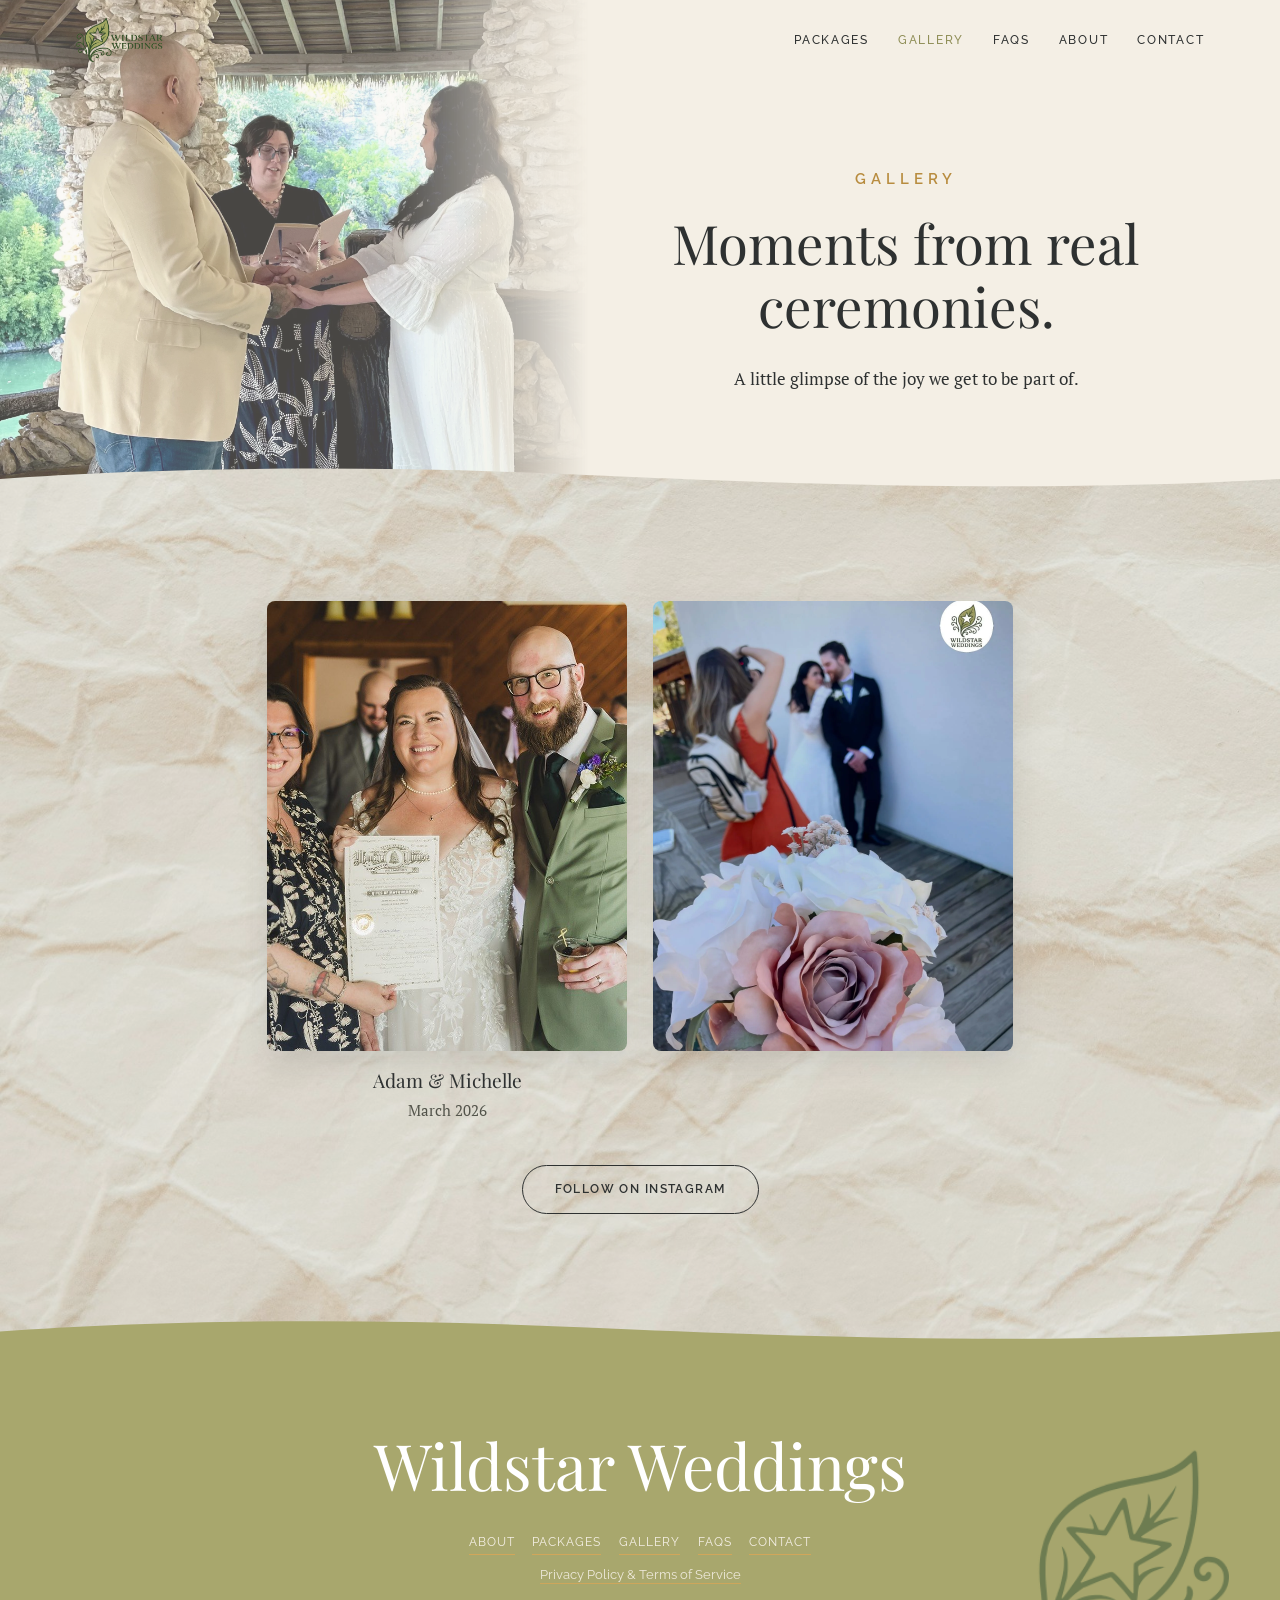
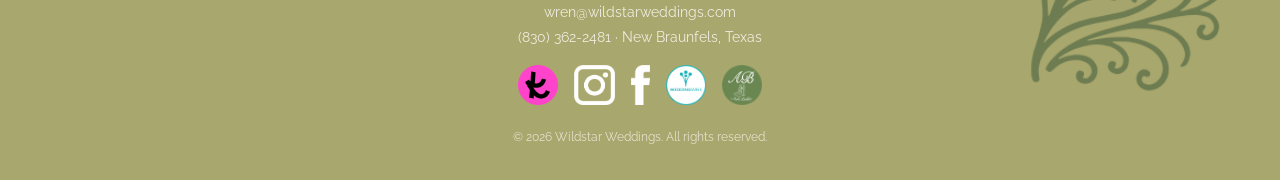
<file: gallery/index.html>
<!DOCTYPE html>
<html lang="en">
<head>
<meta charset="UTF-8">
<meta name="viewport" content="width=device-width, initial-scale=1.0">
<title>Gallery | Wildstar Weddings — Real Hill Country Ceremonies</title>
<meta name="description" content="Photos and Instagram highlights from real wedding ceremonies by Wildstar Weddings across New Braunfels and the Texas Hill Country.">
<link rel="canonical" href="https://www.wildstarweddings.com/gallery/">
<meta property="og:type" content="website">
<meta property="og:title" content="Gallery | Wildstar Weddings — Real Hill Country Ceremonies">
<meta property="og:description" content="Photos and Instagram highlights from real wedding ceremonies by Wildstar Weddings across New Braunfels and the Texas Hill Country.">
<meta property="og:url" content="https://www.wildstarweddings.com/gallery/">
<meta property="og:image" content="https://www.wildstarweddings.com/assets/img/IMG_4368.jpg">
<link rel="icon" href="/assets/img/favicon.png" type="image/png">
<link rel="preconnect" href="https://fonts.googleapis.com">
<link rel="preconnect" href="https://fonts.gstatic.com" crossorigin>
<link href="https://fonts.googleapis.com/css2?family=Playfair+Display:ital,wght@0,400;0,500;1,400&family=Raleway:wght@400;500;600&family=PT+Serif:ital,wght@0,400;1,400&display=swap" rel="stylesheet">
<link rel="stylesheet" href="/assets/css/style.css">
</head>
<body>
<header class="topbar">
  <a class="topbar__brand" href="/" aria-label="Wildstar Weddings home"><img src="/assets/img/logo-banner.png" alt="Wildstar Weddings"></a>
  <button class="topbar__toggle" aria-label="Toggle menu" aria-expanded="false" aria-controls="topbar-nav"><span></span><span></span><span></span></button>
  <nav id="topbar-nav">
      <a href="/wedding-packages/">Packages</a>
      <a class="is-active" href="/gallery/">Gallery</a>
      <a href="/faqs/">FAQs</a>
      <a href="/about/">About</a>
      <a href="/contact/">Contact</a>
  </nav>
</header>
<section class="pagehero pagehero--split">
  <img class="pagehero__photo" src="/assets/img/IMG_4368.jpg" alt="A Wildstar Weddings ceremony">
  <div class="container"><div class="pagehero__inner">
    <span class="eyebrow">Gallery</span><h1>Moments from real ceremonies.</h1>
    <p>A little glimpse of the joy we get to be part of.</p>
  </div></div>
</section>

<section class="section section--paper wave-top">
  <div class="container">
    <div id="tg-gallery" class="tg-gallery" aria-live="polite"></div>
    <p id="tg-gallery-empty" class="text-center" hidden>Fresh photos are on the way — check back soon.</p>
    <p style="margin-top:2.6rem" class="text-center"><a class="btn btn--outline" href="https://instagram.com/wildstar_weddings" target="_blank" rel="noopener">Follow on Instagram</a></p>
  </div>
</section>
<footer class="ws-footer">
  <img class="leaf" src="/assets/img/leaf.png" alt="">
  <div class="wm">Wildstar Weddings</div>
  <nav>
    <a href="/about/">About</a><a href="/wedding-packages/">Packages</a><a href="/gallery/">Gallery</a><a href="/faqs/">FAQs</a><a href="/contact/">Contact</a>
  </nav>
  <div class="legal"><a href="/privacy-and-tos/">Privacy Policy &amp; Terms of Service</a></div>
  <div class="contact"><a href="mailto:wren@wildstarweddings.com">wren@wildstarweddings.com</a><br><a href="sms:+18303622481">(830) 362-2481</a> &middot; New Braunfels, Texas</div>
  <div class="social"><a class="is-unlinked" aria-label="The Knot"><img src="/assets/img/icon-knot.png" alt="The Knot"></a><a href="https://instagram.com/wildstar_weddings" target="_blank" rel="noopener" aria-label="Instagram"><img src="/assets/img/icon-instagram.png" alt="Instagram"></a><a href="https://facebook.com/61584254587243/" target="_blank" rel="noopener" aria-label="Facebook"><img src="/assets/img/icon-facebook.png" alt="Facebook"></a><a class="is-unlinked" aria-label="WeddingWire"><img src="/assets/img/icon-wire.png" alt="WeddingWire"></a><a href="https://www.aislebuilder.com/vendors/wildstar-weddings" target="_blank" rel="noopener" aria-label="Aisle Builder"><img src="/assets/img/badge-aislebuilder.png" alt="Aisle Builder"></a></div>
  <div class="bottom">&copy; <span data-year>2026</span> Wildstar Weddings. All rights reserved.</div>
</footer>
<script src="/assets/js/main.js"></script>
<script>
(function () {
  var wrap = document.getElementById("tg-gallery");
  var empty = document.getElementById("tg-gallery-empty");
  if (!wrap) return;
  function esc(s) {
    return String(s == null ? "" : s).replace(/[&<>"]/g, function (c) {
      return { "&": "&amp;", "<": "&lt;", ">": "&gt;", '"': "&quot;" }[c];
    });
  }
  fetch("gallery.json", { cache: "no-store" })
    .then(function (r) { return r.json(); })
    .then(function (data) {
      var items = (data && data.items) || [];
      if (!items.length) { if (empty) empty.hidden = false; return; }
      wrap.innerHTML = items.map(function (it) {
        var alt = esc(it.title || "Wildstar Weddings ceremony");
        var cap = "";
        if (it.title) cap += '<figcaption class="tg-title">' + esc(it.title) + "</figcaption>";
        if (it.caption) cap += '<p class="tg-caption">' + esc(it.caption) + "</p>";
        return '<figure class="tg-item">' +
          '<a href="' + esc(it.src) + '" target="_blank" rel="noopener">' +
          '<img src="' + esc(it.src) + '" alt="' + alt + '" loading="lazy"></a>' +
          cap + "</figure>";
      }).join("");
    })
    .catch(function () { if (empty) empty.hidden = false; });
})();
</script>
</body>
</html>
</file>
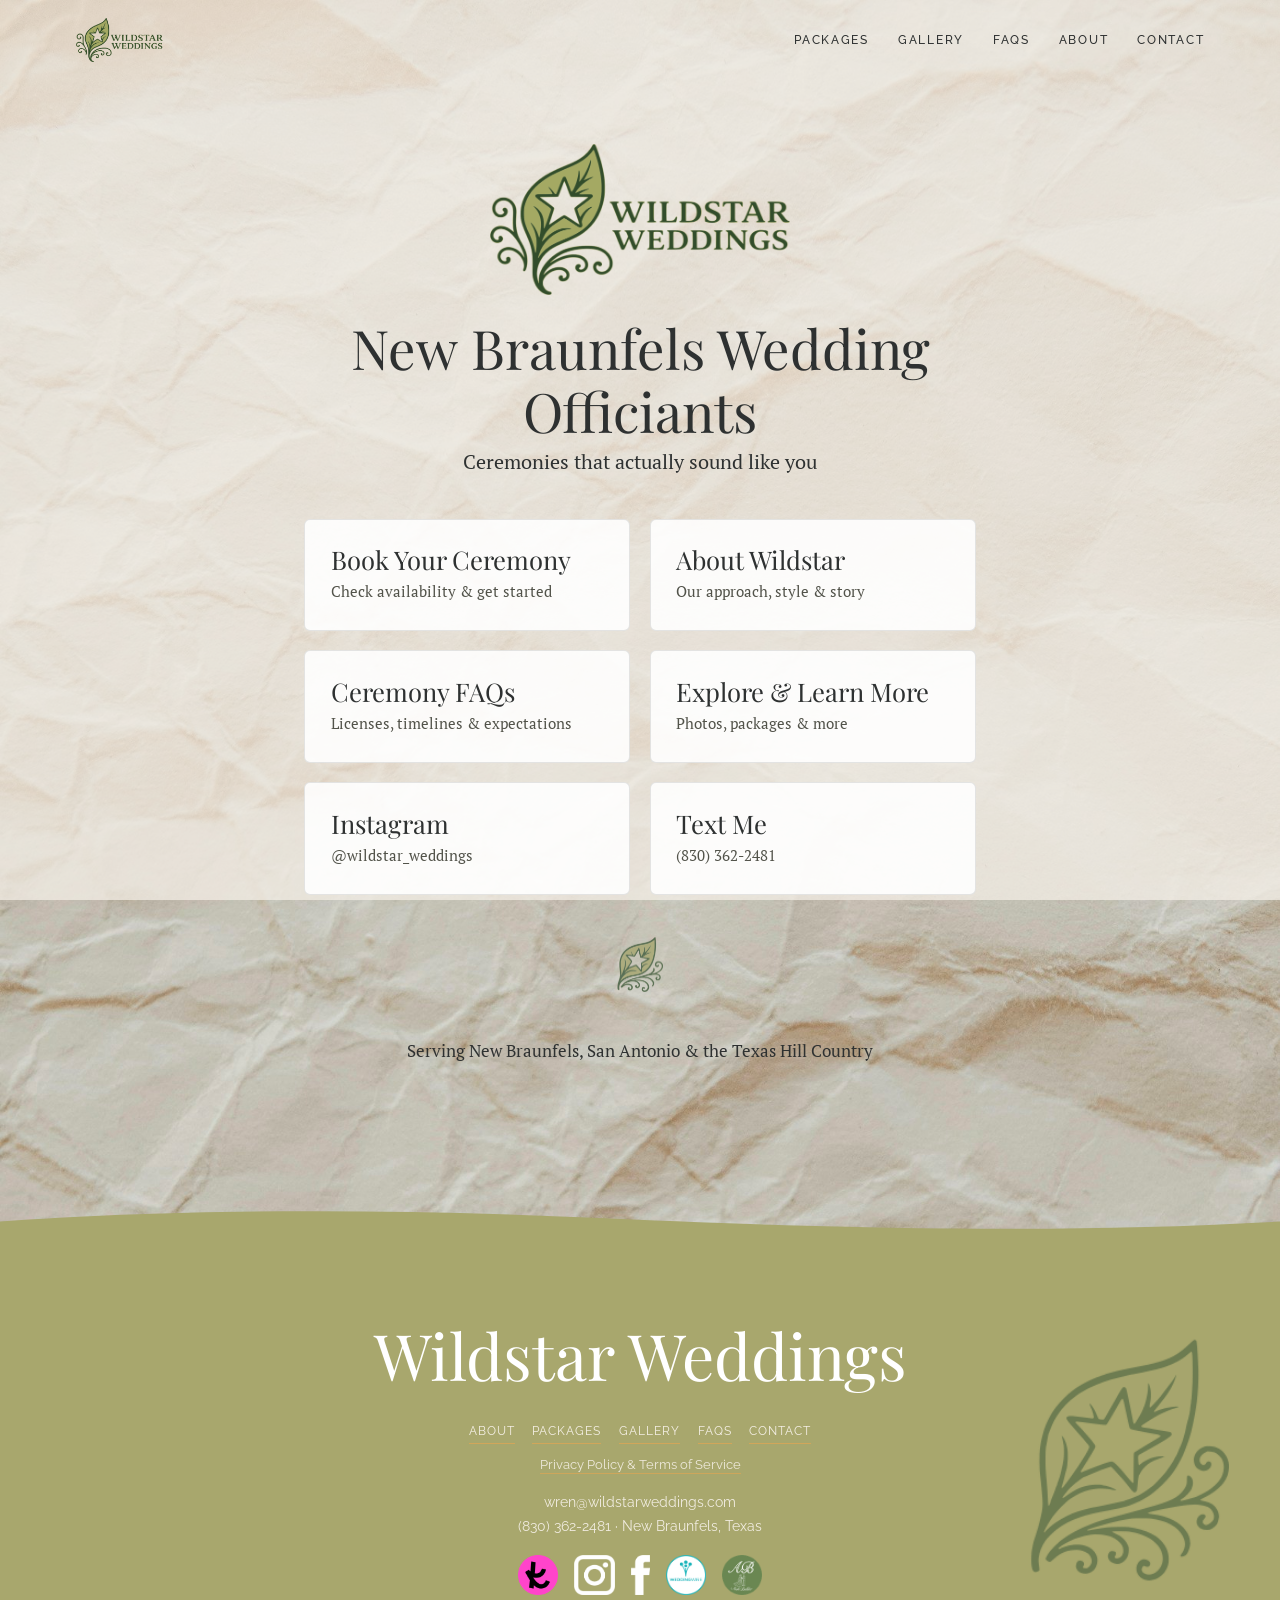
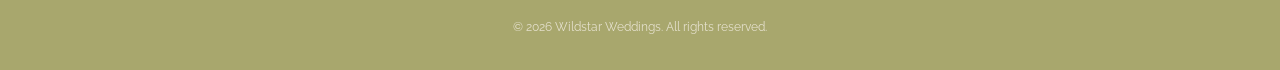
<file: links/index.html>
<!DOCTYPE html>
<html lang="en">
<head>
<meta charset="UTF-8">
<meta name="viewport" content="width=device-width, initial-scale=1.0">
<title>Links | Wildstar Weddings</title>
<meta name="description" content="Quick links to book your ceremony, read FAQs, explore the gallery, and connect with Wildstar Weddings in the Texas Hill Country.">
<link rel="canonical" href="https://www.wildstarweddings.com/links/">
<meta property="og:type" content="website">
<meta property="og:title" content="Links | Wildstar Weddings">
<meta property="og:description" content="Quick links to book your ceremony, read FAQs, explore the gallery, and connect with Wildstar Weddings in the Texas Hill Country.">
<meta property="og:url" content="https://www.wildstarweddings.com/links/">
<meta property="og:image" content="https://www.wildstarweddings.com/assets/img/logo-square.png">
<link rel="icon" href="/assets/img/favicon.png" type="image/png">
<link rel="preconnect" href="https://fonts.googleapis.com">
<link rel="preconnect" href="https://fonts.gstatic.com" crossorigin>
<link href="https://fonts.googleapis.com/css2?family=Playfair+Display:ital,wght@0,400;0,500;1,400&family=Raleway:wght@400;500;600&family=PT+Serif:ital,wght@0,400;1,400&display=swap" rel="stylesheet">
<link rel="stylesheet" href="/assets/css/style.css">
</head>
<body>
<header class="topbar">
  <a class="topbar__brand" href="/" aria-label="Wildstar Weddings home"><img src="/assets/img/logo-banner.png" alt="Wildstar Weddings"></a>
  <button class="topbar__toggle" aria-label="Toggle menu" aria-expanded="false" aria-controls="topbar-nav"><span></span><span></span><span></span></button>
  <nav id="topbar-nav">
      <a href="/wedding-packages/">Packages</a>
      <a href="/gallery/">Gallery</a>
      <a href="/faqs/">FAQs</a>
      <a href="/about/">About</a>
      <a href="/contact/">Contact</a>
  </nav>
</header>
<section class="section text-center" style="padding-top:clamp(7rem,12vw,9rem)">
  <div class="container narrow">
    <img src="/assets/img/logo-banner.png" alt="Wildstar Weddings" style="width:min(300px,80vw);margin:0 auto 1.4rem">
    <h1 style="margin-bottom:.2rem">New Braunfels Wedding Officiants</h1>
    <p class="lead">Ceremonies that actually sound like you</p>
    <div class="link-cards" style="margin-top:2.4rem">
      <a class="link-card" href="/contact/"><h3>Book Your Ceremony</h3><p>Check availability &amp; get started</p></a>
      <a class="link-card" href="/about/"><h3>About Wildstar</h3><p>Our approach, style &amp; story</p></a>
      <a class="link-card" href="/faqs/"><h3>Ceremony FAQs</h3><p>Licenses, timelines &amp; expectations</p></a>
      <a class="link-card" href="/gallery/"><h3>Explore &amp; Learn More</h3><p>Photos, packages &amp; more</p></a>
      <a class="link-card" href="https://instagram.com/wildstar_weddings" target="_blank" rel="noopener"><h3>Instagram</h3><p>@wildstar_weddings</p></a>
      <a class="link-card" href="sms:+18303622481"><h3>Text Me</h3><p>(830) 362-2481</p></a>
    </div>
    <div class="leaf-divider" style="margin-top:2.6rem"><img src="/assets/img/leaf.png" alt=""></div>
    <p>Serving New Braunfels, San Antonio &amp; the Texas Hill Country</p>
  </div>
</section>
<footer class="ws-footer">
  <img class="leaf" src="/assets/img/leaf.png" alt="">
  <div class="wm">Wildstar Weddings</div>
  <nav>
    <a href="/about/">About</a><a href="/wedding-packages/">Packages</a><a href="/gallery/">Gallery</a><a href="/faqs/">FAQs</a><a href="/contact/">Contact</a>
  </nav>
  <div class="legal"><a href="/privacy-and-tos/">Privacy Policy &amp; Terms of Service</a></div>
  <div class="contact"><a href="mailto:wren@wildstarweddings.com">wren@wildstarweddings.com</a><br><a href="sms:+18303622481">(830) 362-2481</a> &middot; New Braunfels, Texas</div>
  <div class="social"><a class="is-unlinked" aria-label="The Knot"><img src="/assets/img/icon-knot.png" alt="The Knot"></a><a href="https://instagram.com/wildstar_weddings" target="_blank" rel="noopener" aria-label="Instagram"><img src="/assets/img/icon-instagram.png" alt="Instagram"></a><a href="https://facebook.com/61584254587243/" target="_blank" rel="noopener" aria-label="Facebook"><img src="/assets/img/icon-facebook.png" alt="Facebook"></a><a class="is-unlinked" aria-label="WeddingWire"><img src="/assets/img/icon-wire.png" alt="WeddingWire"></a><a href="https://www.aislebuilder.com/vendors/wildstar-weddings" target="_blank" rel="noopener" aria-label="Aisle Builder"><img src="/assets/img/badge-aislebuilder.png" alt="Aisle Builder"></a></div>
  <div class="bottom">&copy; <span data-year>2026</span> Wildstar Weddings. All rights reserved.</div>
</footer>
<script src="/assets/js/main.js"></script>
</body>
</html>
</file>
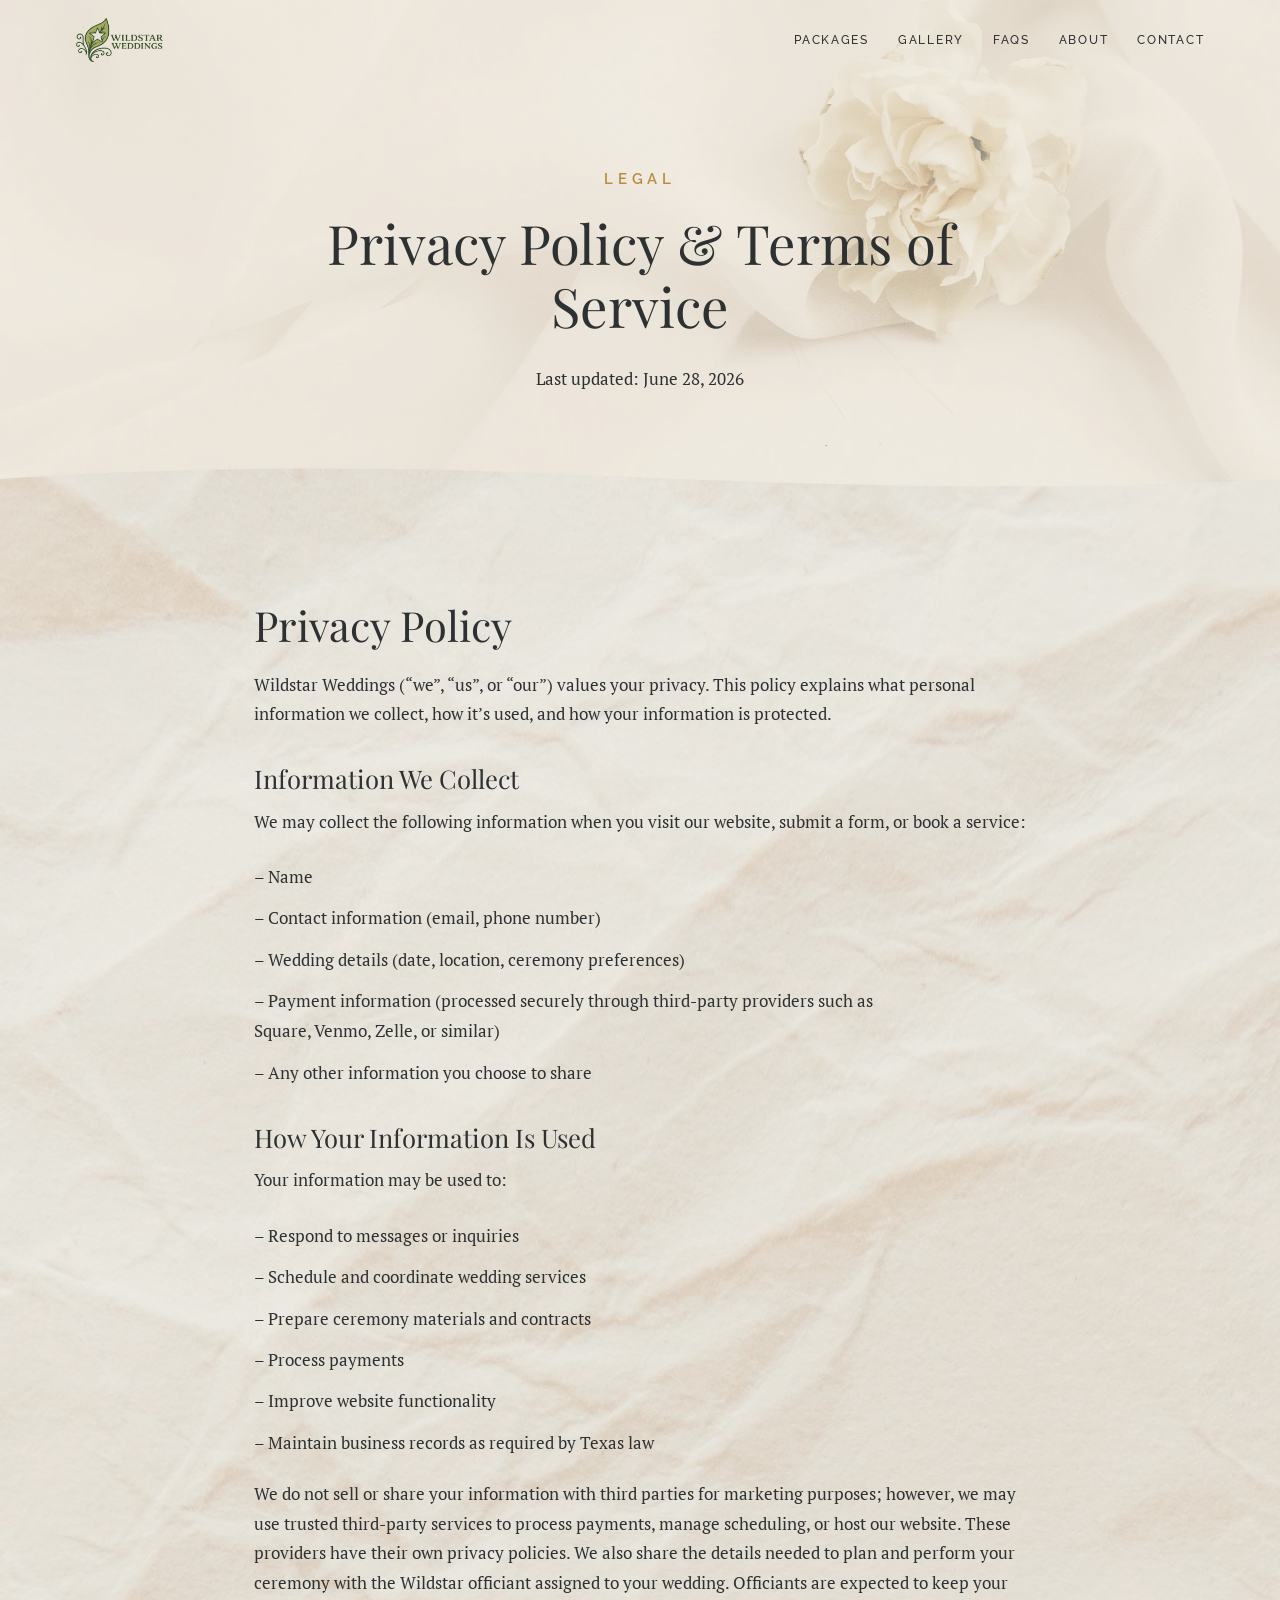
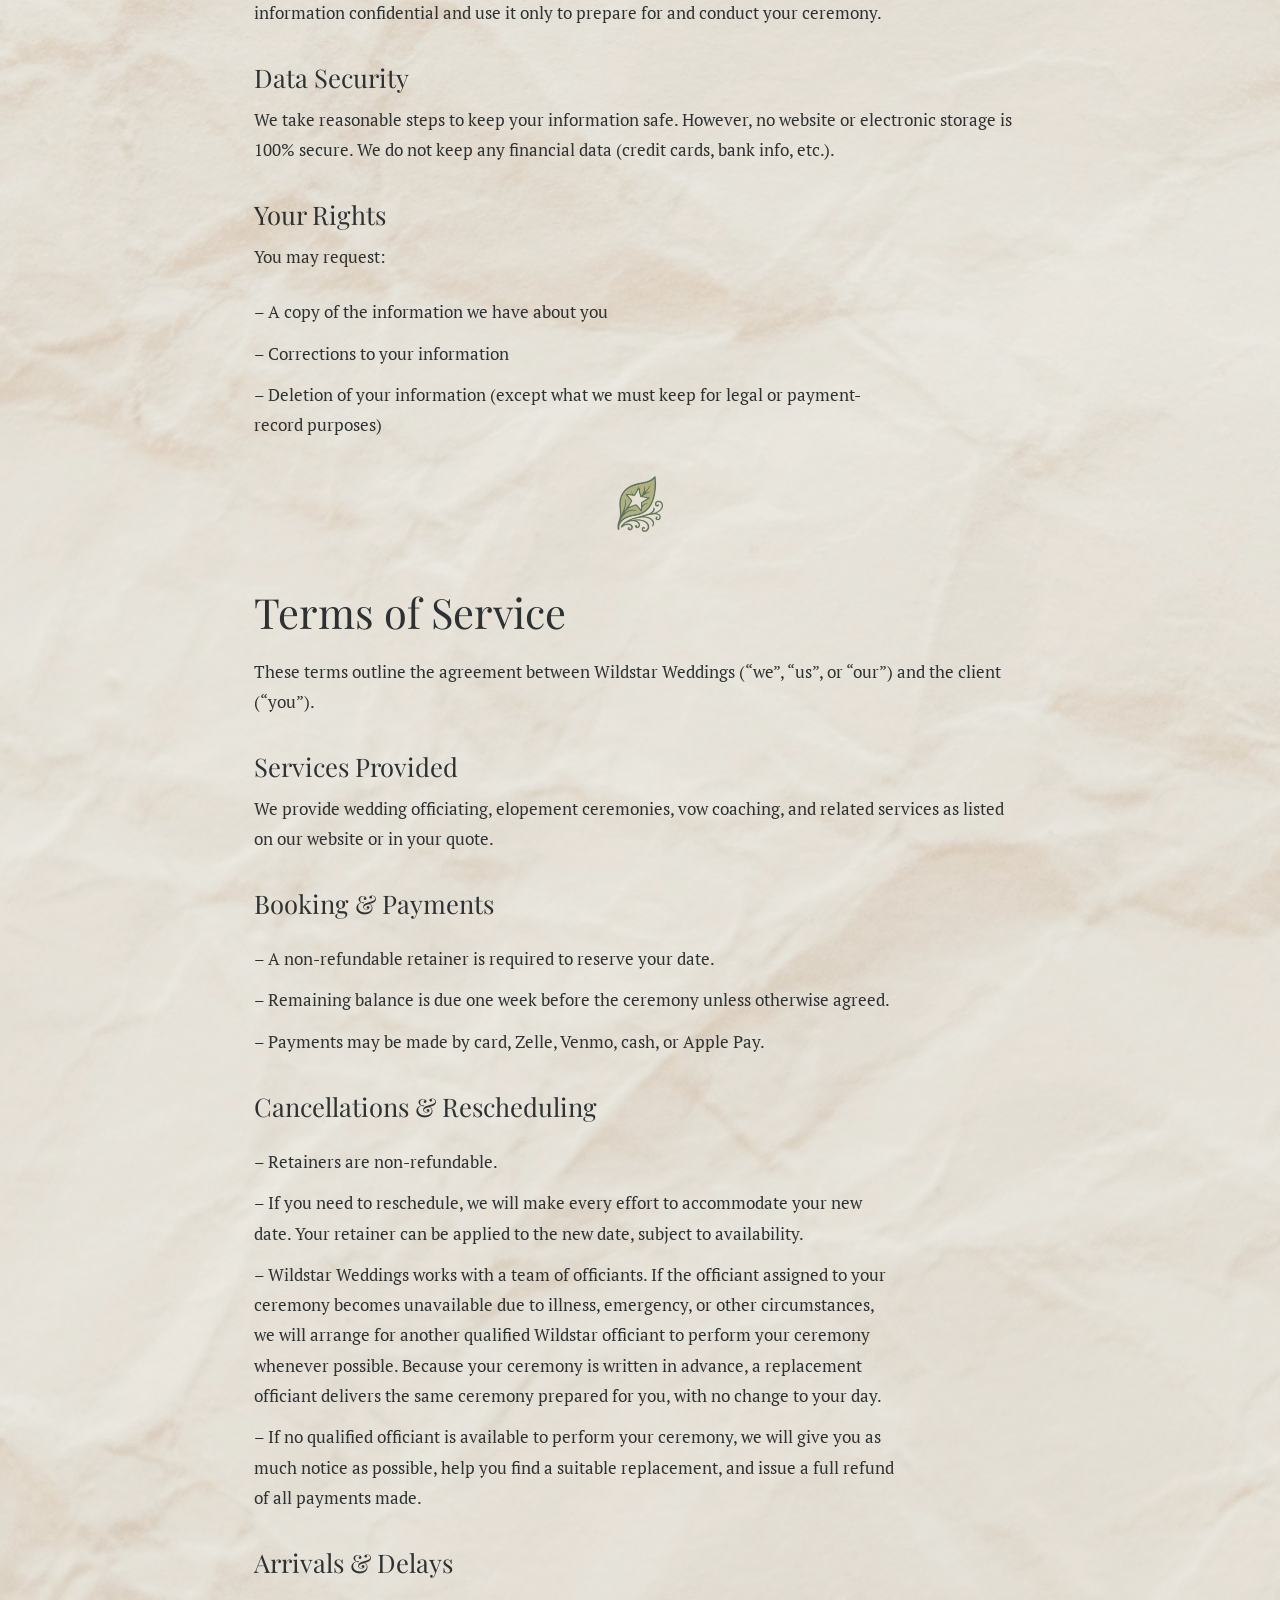
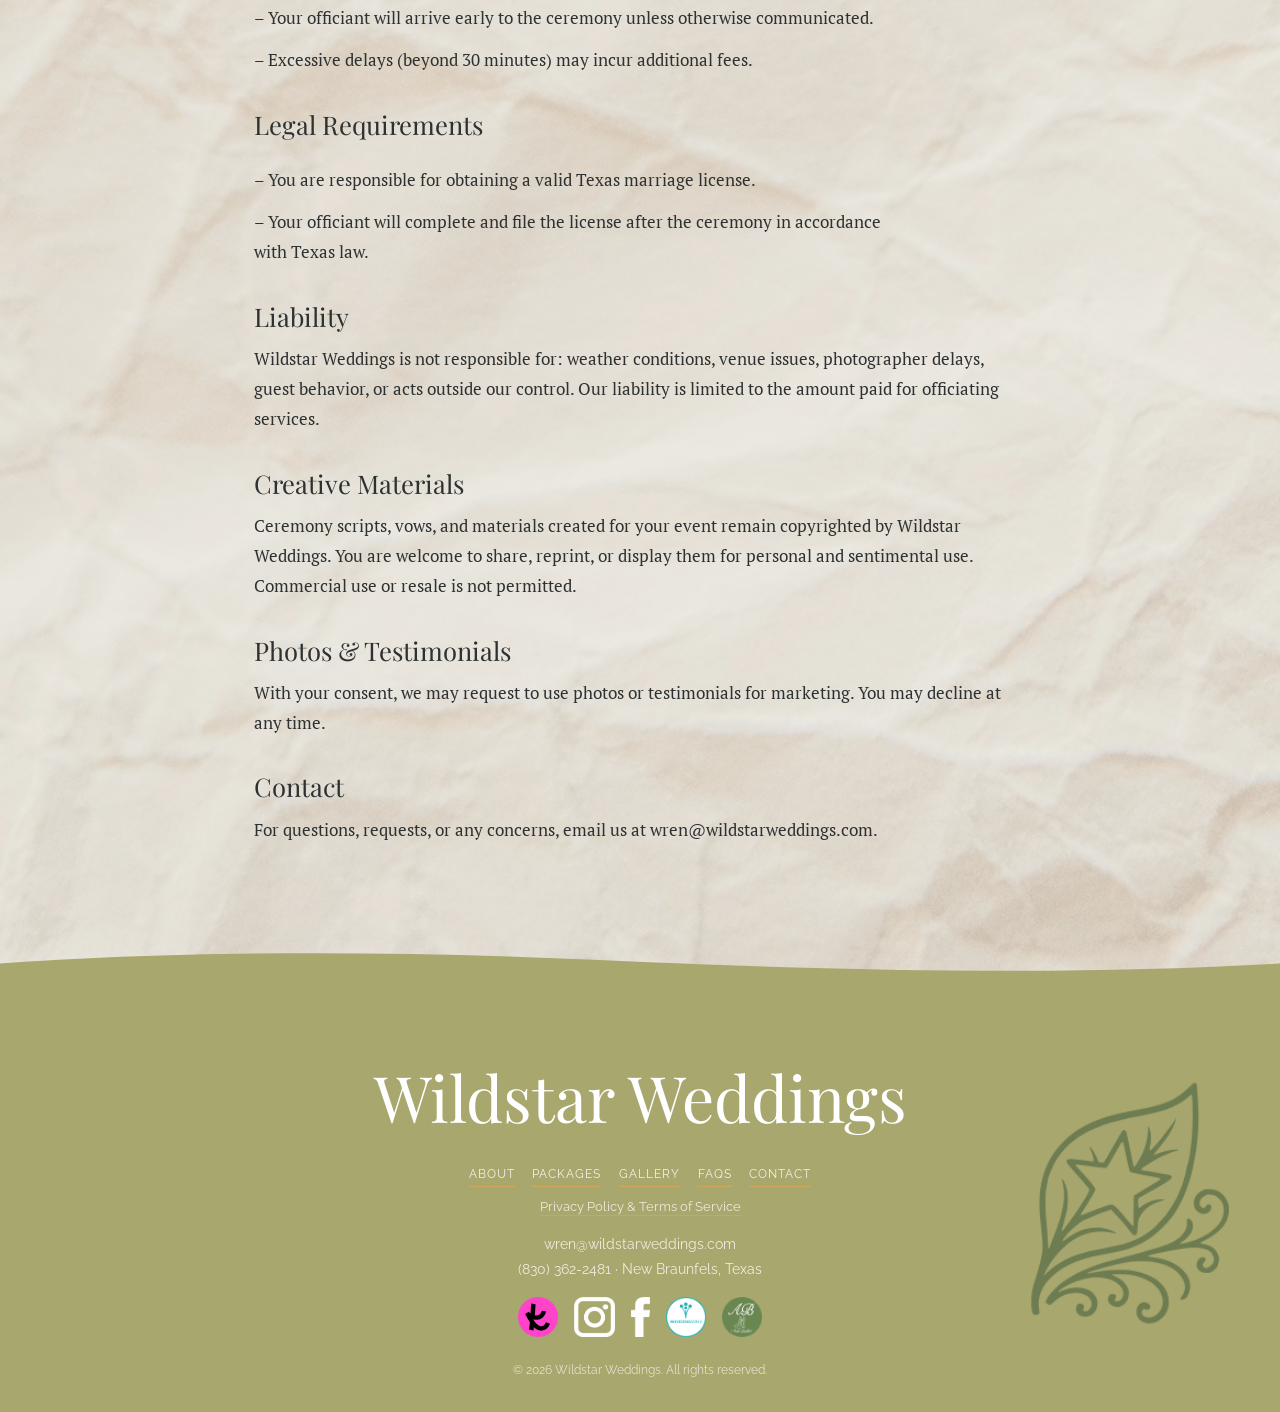
<file: privacy-and-tos/index.html>
<!DOCTYPE html>
<html lang="en">
<head>
<meta charset="UTF-8">
<meta name="viewport" content="width=device-width, initial-scale=1.0">
<title>Privacy Policy &amp; Terms of Service | Wildstar Weddings</title>
<meta name="description" content="Wildstar Weddings privacy policy and terms of service covering information collected, payments, cancellations, the officiant team, and your rights.">
<link rel="canonical" href="https://www.wildstarweddings.com/privacy-and-tos/">
<meta property="og:type" content="website">
<meta property="og:title" content="Privacy Policy &amp; Terms of Service | Wildstar Weddings">
<meta property="og:description" content="Wildstar Weddings privacy policy and terms of service covering information collected, payments, cancellations, the officiant team, and your rights.">
<meta property="og:url" content="https://www.wildstarweddings.com/privacy-and-tos/">
<meta property="og:image" content="https://www.wildstarweddings.com/assets/img/logo-square.png">
<link rel="icon" href="/assets/img/favicon.png" type="image/png">
<link rel="preconnect" href="https://fonts.googleapis.com">
<link rel="preconnect" href="https://fonts.gstatic.com" crossorigin>
<link href="https://fonts.googleapis.com/css2?family=Playfair+Display:ital,wght@0,400;0,500;1,400&family=Raleway:wght@400;500;600&family=PT+Serif:ital,wght@0,400;1,400&display=swap" rel="stylesheet">
<link rel="stylesheet" href="/assets/css/style.css">
<style>
  .legal-copy h2{margin-top:3rem}
  .legal-copy h3{margin-top:2.2rem}
  .legal-copy>h2:first-child{margin-top:0}
  .legal-copy p,.legal-copy ul{margin-bottom:1.3rem}
</style>
</head>
<body>
<header class="topbar">
  <a class="topbar__brand" href="/" aria-label="Wildstar Weddings home"><img src="/assets/img/logo-banner.png" alt="Wildstar Weddings"></a>
  <button class="topbar__toggle" aria-label="Toggle menu" aria-expanded="false" aria-controls="topbar-nav"><span></span><span></span><span></span></button>
  <nav id="topbar-nav">
      <a href="/wedding-packages/">Packages</a>
      <a href="/gallery/">Gallery</a>
      <a href="/faqs/">FAQs</a>
      <a href="/about/">About</a>
      <a href="/contact/">Contact</a>
  </nav>
</header>
<section class="pagehero pagehero--center" style="background-image:url('/assets/img/unsplash-image-xepikEyPgmI.jpg')">
  <div class="container"><div class="pagehero__inner">
    <span class="eyebrow">Legal</span><h1>Privacy Policy &amp; Terms of Service</h1>
    <p>Last updated: June 28, 2026</p>
  </div></div>
</section>

<section class="section section--paper wave-top paper-strong">
  <div class="container legal-copy" style="max-width:820px">
    <h2>Privacy Policy</h2>
    <p>Wildstar Weddings (“we”, “us”, or “our”) values your privacy. This policy explains what personal information we collect, how it’s used, and how your information is protected.</p>
    <h3>Information We Collect</h3>
    <p>We may collect the following information when you visit our website, submit a form, or book a service:</p>
    <ul class="fitlist" style="margin-left:0"><li>Name</li><li>Contact information (email, phone number)</li><li>Wedding details (date, location, ceremony preferences)</li><li>Payment information (processed securely through third-party providers such as Square, Venmo, Zelle, or similar)</li><li>Any other information you choose to share</li></ul>
    <h3>How Your Information Is Used</h3>
    <p>Your information may be used to:</p>
    <ul class="fitlist" style="margin-left:0"><li>Respond to messages or inquiries</li><li>Schedule and coordinate wedding services</li><li>Prepare ceremony materials and contracts</li><li>Process payments</li><li>Improve website functionality</li><li>Maintain business records as required by Texas law</li></ul>
    <p>We do not sell or share your information with third parties for marketing purposes; however, we may use trusted third-party services to process payments, manage scheduling, or host our website. These providers have their own privacy policies. We also share the details needed to plan and perform your ceremony with the Wildstar officiant assigned to your wedding. Officiants are expected to keep your information confidential and use it only to prepare for and conduct your ceremony.</p>
    <h3>Data Security</h3>
    <p>We take reasonable steps to keep your information safe. However, no website or electronic storage is 100% secure. We do not keep any financial data (credit cards, bank info, etc.).</p>
    <h3>Your Rights</h3>
    <p>You may request:</p>
    <ul class="fitlist" style="margin-left:0"><li>A copy of the information we have about you</li><li>Corrections to your information</li><li>Deletion of your information (except what we must keep for legal or payment-record purposes)</li></ul>
    <div class="leaf-divider"><img src="/assets/img/leaf.png" alt=""></div>
    <h2>Terms of Service</h2>
    <p>These terms outline the agreement between Wildstar Weddings (“we”, “us”, or “our”) and the client (“you”).</p>
    <h3>Services Provided</h3>
    <p>We provide wedding officiating, elopement ceremonies, vow coaching, and related services as listed on our website or in your quote.</p>
    <h3>Booking &amp; Payments</h3>
    <ul class="fitlist" style="margin-left:0"><li>A non-refundable retainer is required to reserve your date.</li><li>Remaining balance is due one week before the ceremony unless otherwise agreed.</li><li>Payments may be made by card, Zelle, Venmo, cash, or Apple Pay.</li></ul>
    <h3>Cancellations &amp; Rescheduling</h3>
    <ul class="fitlist" style="margin-left:0"><li>Retainers are non-refundable.</li><li>If you need to reschedule, we will make every effort to accommodate your new date. Your retainer can be applied to the new date, subject to availability.</li><li>Wildstar Weddings works with a team of officiants. If the officiant assigned to your ceremony becomes unavailable due to illness, emergency, or other circumstances, we will arrange for another qualified Wildstar officiant to perform your ceremony whenever possible. Because your ceremony is written in advance, a replacement officiant delivers the same ceremony prepared for you, with no change to your day.</li><li>If no qualified officiant is available to perform your ceremony, we will give you as much notice as possible, help you find a suitable replacement, and issue a full refund of all payments made.</li></ul>
    <h3>Arrivals &amp; Delays</h3>
    <ul class="fitlist" style="margin-left:0"><li>Your officiant will arrive early to the ceremony unless otherwise communicated.</li><li>Excessive delays (beyond 30 minutes) may incur additional fees.</li></ul>
    <h3>Legal Requirements</h3>
    <ul class="fitlist" style="margin-left:0"><li>You are responsible for obtaining a valid Texas marriage license.</li><li>Your officiant will complete and file the license after the ceremony in accordance with Texas law.</li></ul>
    <h3>Liability</h3>
    <p>Wildstar Weddings is not responsible for: weather conditions, venue issues, photographer delays, guest behavior, or acts outside our control. Our liability is limited to the amount paid for officiating services.</p>
    <h3>Creative Materials</h3>
    <p>Ceremony scripts, vows, and materials created for your event remain copyrighted by Wildstar Weddings. You are welcome to share, reprint, or display them for personal and sentimental use. Commercial use or resale is not permitted.</p>
    <h3>Photos &amp; Testimonials</h3>
    <p>With your consent, we may request to use photos or testimonials for marketing. You may decline at any time.</p>
    <h3>Contact</h3>
    <p>For questions, requests, or any concerns, email us at <a href="mailto:wren@wildstarweddings.com">wren@wildstarweddings.com</a>.</p>
  </div>
</section>
<footer class="ws-footer">
  <img class="leaf" src="/assets/img/leaf.png" alt="">
  <div class="wm">Wildstar Weddings</div>
  <nav>
    <a href="/about/">About</a><a href="/wedding-packages/">Packages</a><a href="/gallery/">Gallery</a><a href="/faqs/">FAQs</a><a href="/contact/">Contact</a>
  </nav>
  <div class="legal"><a href="/privacy-and-tos/">Privacy Policy &amp; Terms of Service</a></div>
  <div class="contact"><a href="mailto:wren@wildstarweddings.com">wren@wildstarweddings.com</a><br><a href="sms:+18303622481">(830) 362-2481</a> &middot; New Braunfels, Texas</div>
  <div class="social"><a class="is-unlinked" aria-label="The Knot"><img src="/assets/img/icon-knot.png" alt="The Knot"></a><a href="https://instagram.com/wildstar_weddings" target="_blank" rel="noopener" aria-label="Instagram"><img src="/assets/img/icon-instagram.png" alt="Instagram"></a><a href="https://facebook.com/61584254587243/" target="_blank" rel="noopener" aria-label="Facebook"><img src="/assets/img/icon-facebook.png" alt="Facebook"></a><a class="is-unlinked" aria-label="WeddingWire"><img src="/assets/img/icon-wire.png" alt="WeddingWire"></a><a href="https://www.aislebuilder.com/vendors/wildstar-weddings" target="_blank" rel="noopener" aria-label="Aisle Builder"><img src="/assets/img/badge-aislebuilder.png" alt="Aisle Builder"></a></div>
  <div class="bottom">&copy; <span data-year>2026</span> Wildstar Weddings. All rights reserved.</div>
</footer>
<script src="/assets/js/main.js"></script>
</body>
</html>
</file>
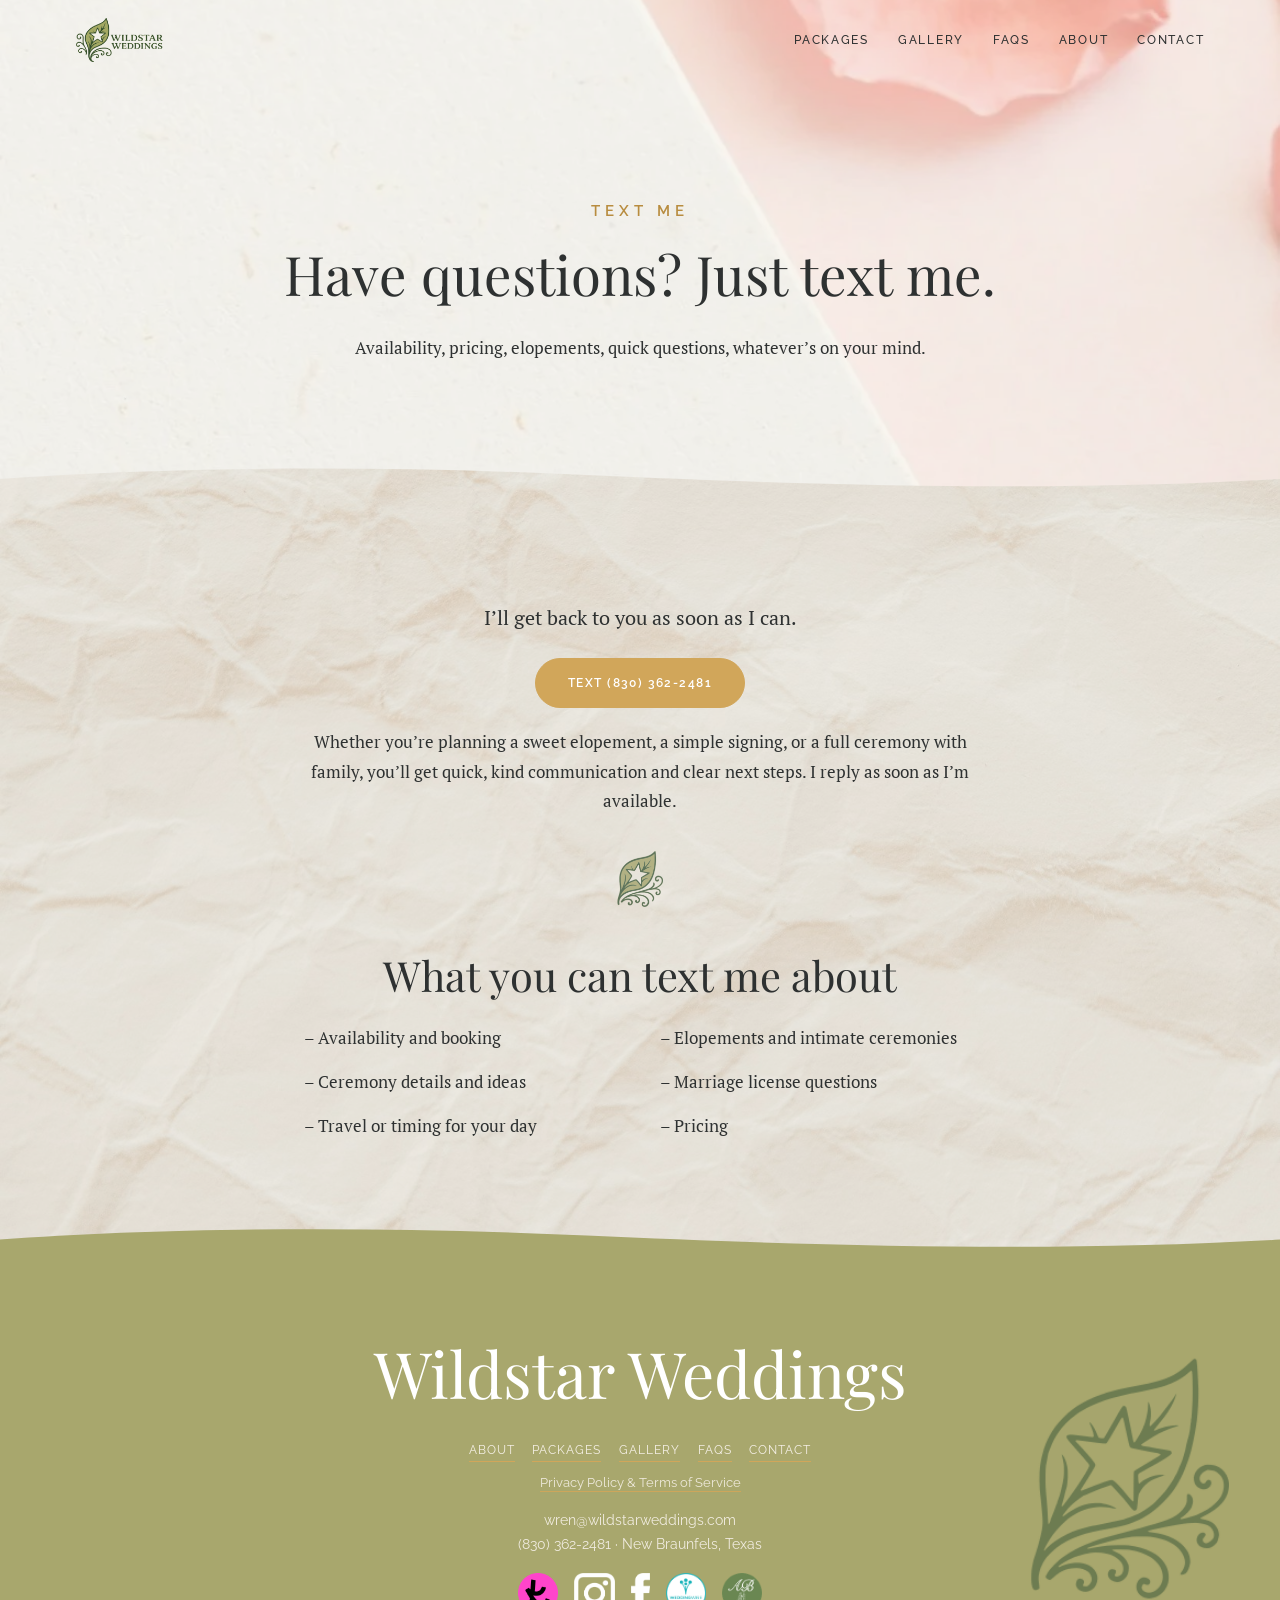
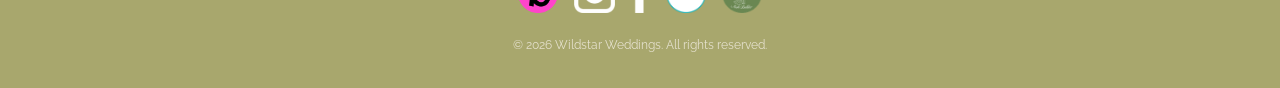
<file: text-me/index.html>
<!DOCTYPE html>
<html lang="en">
<head>
<meta charset="UTF-8">
<meta name="viewport" content="width=device-width, initial-scale=1.0">
<title>Text Me | Wildstar Weddings</title>
<meta name="description" content="Have a quick question about availability, pricing, or elopements? Text Wildstar Weddings any time at (830) 362-2481.">
<link rel="canonical" href="https://www.wildstarweddings.com/text-me/">
<meta property="og:type" content="website">
<meta property="og:title" content="Text Me | Wildstar Weddings">
<meta property="og:description" content="Have a quick question about availability, pricing, or elopements? Text Wildstar Weddings any time at (830) 362-2481.">
<meta property="og:url" content="https://www.wildstarweddings.com/text-me/">
<meta property="og:image" content="https://www.wildstarweddings.com/assets/img/logo-square.png">
<link rel="icon" href="/assets/img/favicon.png" type="image/png">
<link rel="preconnect" href="https://fonts.googleapis.com">
<link rel="preconnect" href="https://fonts.gstatic.com" crossorigin>
<link href="https://fonts.googleapis.com/css2?family=Playfair+Display:ital,wght@0,400;0,500;1,400&family=Raleway:wght@400;500;600&family=PT+Serif:ital,wght@0,400;1,400&display=swap" rel="stylesheet">
<link rel="stylesheet" href="/assets/css/style.css">
</head>
<body>
<header class="topbar">
  <a class="topbar__brand" href="/" aria-label="Wildstar Weddings home"><img src="/assets/img/logo-banner.png" alt="Wildstar Weddings"></a>
  <button class="topbar__toggle" aria-label="Toggle menu" aria-expanded="false" aria-controls="topbar-nav"><span></span><span></span><span></span></button>
  <nav id="topbar-nav">
      <a href="/wedding-packages/">Packages</a>
      <a href="/gallery/">Gallery</a>
      <a href="/faqs/">FAQs</a>
      <a href="/about/">About</a>
      <a href="/contact/">Contact</a>
  </nav>
</header>
<section class="pagehero pagehero--center" style="background-image:url('/assets/img/pexels-karola-g-4041236-2.jpg')">
  <div class="container"><div class="pagehero__inner">
    <span class="eyebrow">Text Me</span><h1>Have questions? Just text me.</h1>
    <p>Availability, pricing, elopements, quick questions, whatever’s on your mind.</p>
  </div></div>
</section>

<section class="section text-center section--paper wave-top paper-strong">
  <div class="container narrow">
    <p class="lead">I’ll get back to you as soon as I can.</p>
    <p><a class="btn" href="sms:+18303622481">Text (830) 362-2481</a></p>
    <p>Whether you’re planning a sweet elopement, a simple signing, or a full ceremony with family, you’ll get quick, kind communication and clear next steps. I reply as soon as I’m available.</p>
    <div class="leaf-divider"><img src="/assets/img/leaf.png" alt=""></div>
    <h2>What you can text me about</h2>
    <ul class="text-topics">
      <li>Availability and booking</li><li>Elopements and intimate ceremonies</li>
      <li>Ceremony details and ideas</li><li>Marriage license questions</li>
      <li>Travel or timing for your day</li><li>Pricing</li>
    </ul>
  </div>
</section>
<footer class="ws-footer">
  <img class="leaf" src="/assets/img/leaf.png" alt="">
  <div class="wm">Wildstar Weddings</div>
  <nav>
    <a href="/about/">About</a><a href="/wedding-packages/">Packages</a><a href="/gallery/">Gallery</a><a href="/faqs/">FAQs</a><a href="/contact/">Contact</a>
  </nav>
  <div class="legal"><a href="/privacy-and-tos/">Privacy Policy &amp; Terms of Service</a></div>
  <div class="contact"><a href="mailto:wren@wildstarweddings.com">wren@wildstarweddings.com</a><br><a href="sms:+18303622481">(830) 362-2481</a> &middot; New Braunfels, Texas</div>
  <div class="social"><a class="is-unlinked" aria-label="The Knot"><img src="/assets/img/icon-knot.png" alt="The Knot"></a><a href="https://instagram.com/wildstar_weddings" target="_blank" rel="noopener" aria-label="Instagram"><img src="/assets/img/icon-instagram.png" alt="Instagram"></a><a href="https://facebook.com/61584254587243/" target="_blank" rel="noopener" aria-label="Facebook"><img src="/assets/img/icon-facebook.png" alt="Facebook"></a><a class="is-unlinked" aria-label="WeddingWire"><img src="/assets/img/icon-wire.png" alt="WeddingWire"></a><a href="https://www.aislebuilder.com/vendors/wildstar-weddings" target="_blank" rel="noopener" aria-label="Aisle Builder"><img src="/assets/img/badge-aislebuilder.png" alt="Aisle Builder"></a></div>
  <div class="bottom">&copy; <span data-year>2026</span> Wildstar Weddings. All rights reserved.</div>
</footer>
<script src="/assets/js/main.js"></script>
</body>
</html>
</file>
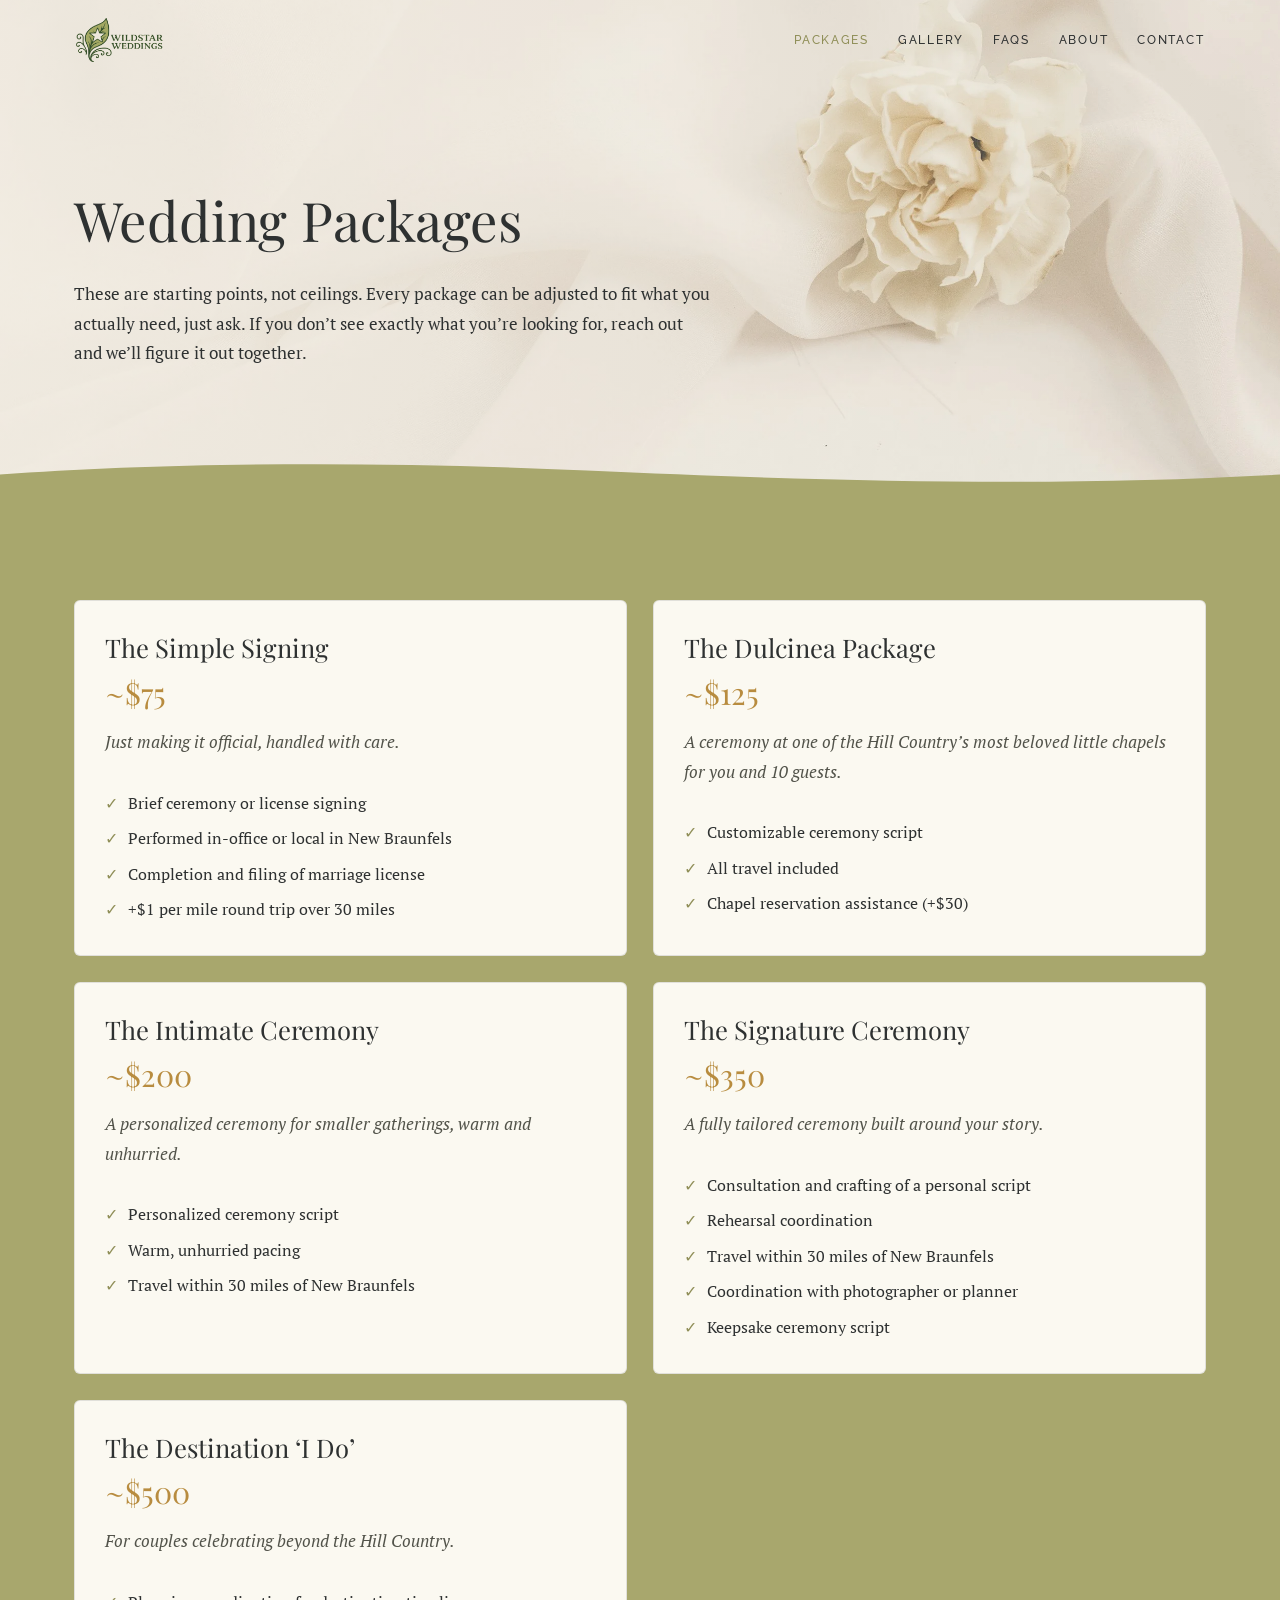
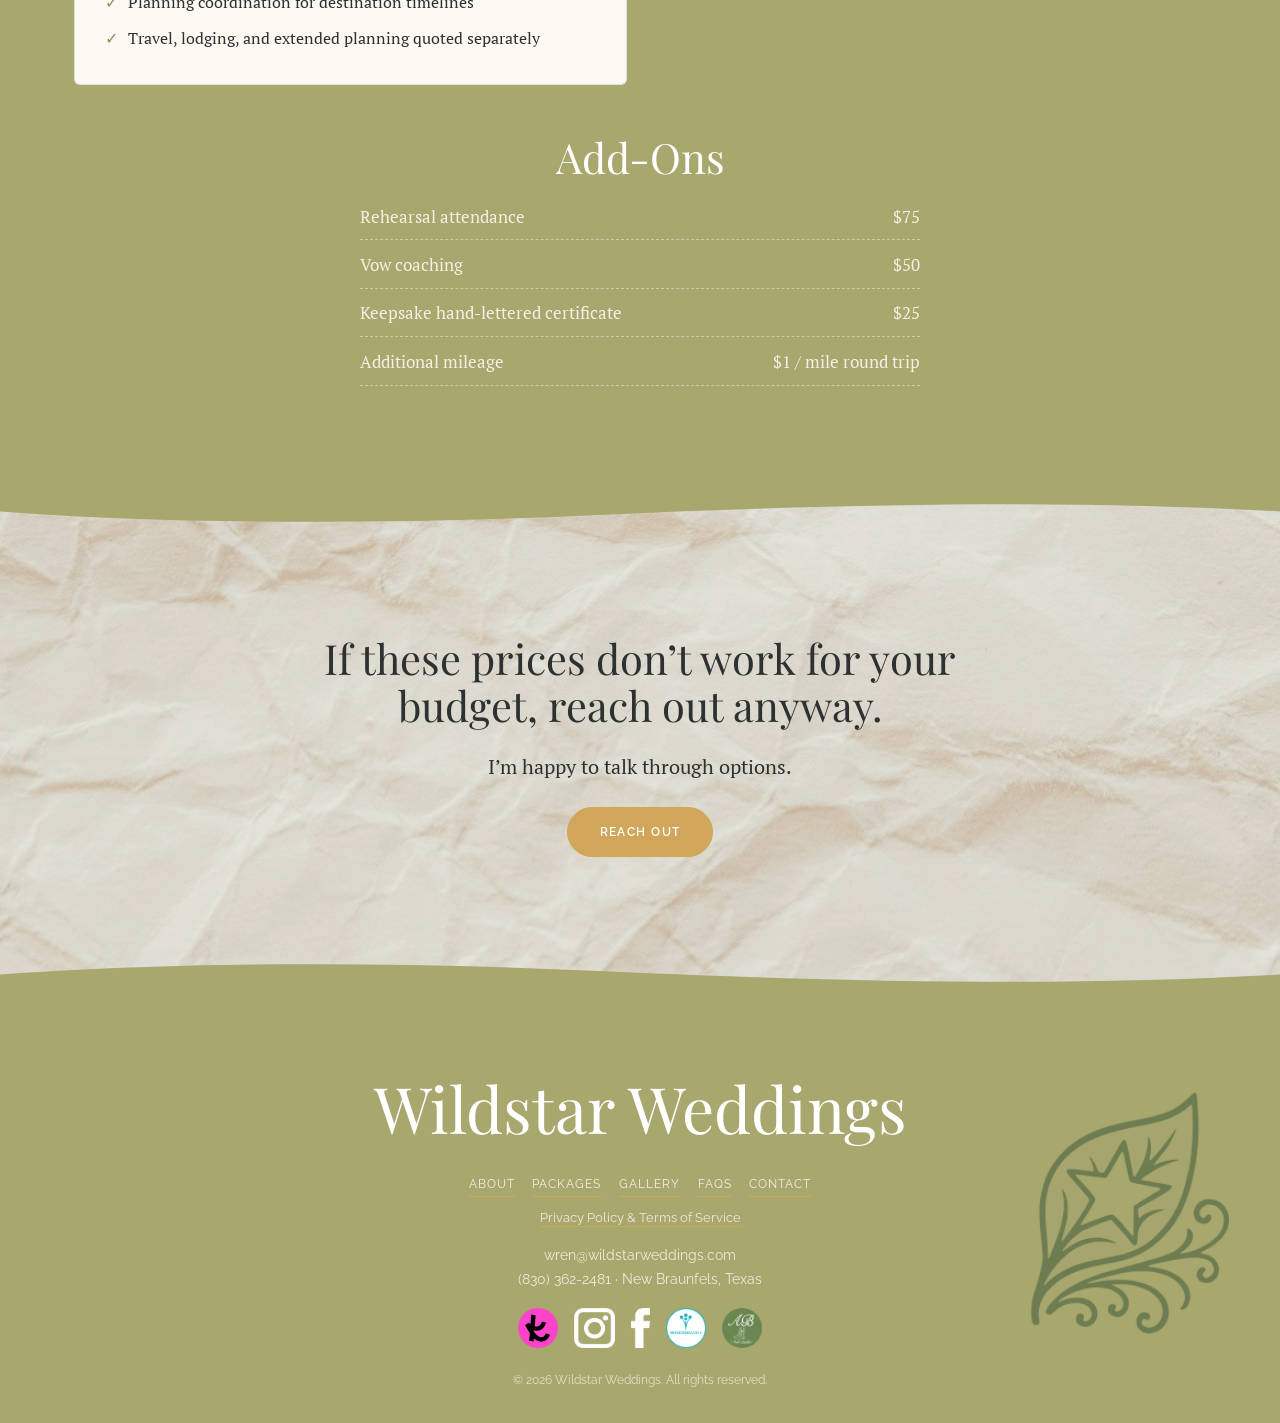
<file: wedding-packages/index.html>
<!DOCTYPE html>
<html lang="en">
<head>
<meta charset="UTF-8">
<meta name="viewport" content="width=device-width, initial-scale=1.0">
<title>Wedding Packages &amp; Pricing | Wildstar Weddings</title>
<meta name="description" content="Wedding officiant packages in New Braunfels and the Texas Hill Country, from simple signings to fully tailored ceremonies and destination celebrations.">
<link rel="canonical" href="https://www.wildstarweddings.com/wedding-packages/">
<meta property="og:type" content="website">
<meta property="og:title" content="Wedding Packages &amp; Pricing | Wildstar Weddings">
<meta property="og:description" content="Wedding officiant packages in New Braunfels and the Texas Hill Country, from simple signings to fully tailored ceremonies and destination celebrations.">
<meta property="og:url" content="https://www.wildstarweddings.com/wedding-packages/">
<meta property="og:image" content="https://www.wildstarweddings.com/assets/img/GilmoreWedding.jpeg">
<link rel="icon" href="/assets/img/favicon.png" type="image/png">
<link rel="preconnect" href="https://fonts.googleapis.com">
<link rel="preconnect" href="https://fonts.gstatic.com" crossorigin>
<link href="https://fonts.googleapis.com/css2?family=Playfair+Display:ital,wght@0,400;0,500;1,400&family=Raleway:wght@400;500;600&family=PT+Serif:ital,wght@0,400;1,400&display=swap" rel="stylesheet">
<link rel="stylesheet" href="/assets/css/style.css">
</head>
<body>
<header class="topbar">
  <a class="topbar__brand" href="/" aria-label="Wildstar Weddings home"><img src="/assets/img/logo-banner.png" alt="Wildstar Weddings"></a>
  <button class="topbar__toggle" aria-label="Toggle menu" aria-expanded="false" aria-controls="topbar-nav"><span></span><span></span><span></span></button>
  <nav id="topbar-nav">
      <a class="is-active" href="/wedding-packages/">Packages</a>
      <a href="/gallery/">Gallery</a>
      <a href="/faqs/">FAQs</a>
      <a href="/about/">About</a>
      <a href="/contact/">Contact</a>
  </nav>
</header>
<section class="pagehero" style="background-image:url('/assets/img/unsplash-image-xepikEyPgmI-3.jpg')">
  <div class="container"><div class="pagehero__inner">
    <h1>Wedding Packages</h1>
    <p>These are starting points, not ceilings. Every package can be adjusted to fit what you actually need, just ask. If you don’t see exactly what you’re looking for, reach out and we’ll figure it out together.</p>
  </div></div>
</section>

<section class="sage">
  <div class="container">
    <div class="packages">
<div class="package"><h3>The Simple Signing</h3><div class="package__price">~$75</div><p class="package__lead">Just making it official, handled with care.</p><ul><li>Brief ceremony or license signing</li><li>Performed in-office or local in New Braunfels</li><li>Completion and filing of marriage license</li><li>+$1 per mile round trip over 30 miles</li></ul></div>
<div class="package"><h3>The Dulcinea Package</h3><div class="package__price">~$125</div><p class="package__lead">A ceremony at one of the Hill Country’s most beloved little chapels for you and 10 guests.</p><ul><li>Customizable ceremony script</li><li>All travel included</li><li>Chapel reservation assistance (+$30)</li></ul></div>
<div class="package"><h3>The Intimate Ceremony</h3><div class="package__price">~$200</div><p class="package__lead">A personalized ceremony for smaller gatherings, warm and unhurried.</p><ul><li>Personalized ceremony script</li><li>Warm, unhurried pacing</li><li>Travel within 30 miles of New Braunfels</li></ul></div>
<div class="package"><h3>The Signature Ceremony</h3><div class="package__price">~$350</div><p class="package__lead">A fully tailored ceremony built around your story.</p><ul><li>Consultation and crafting of a personal script</li><li>Rehearsal coordination</li><li>Travel within 30 miles of New Braunfels</li><li>Coordination with photographer or planner</li><li>Keepsake ceremony script</li></ul></div>
<div class="package"><h3>The Destination ‘I Do’</h3><div class="package__price">~$500</div><p class="package__lead">For couples celebrating beyond the Hill Country.</p><ul><li>Planning coordination for destination timelines</li><li>Travel, lodging, and extended planning quoted separately</li></ul></div>
    </div>
    <div class="addons text-center" style="margin-top:3rem">
      <h2>Add-Ons</h2>
      <ul>
        <li><span>Rehearsal attendance</span><span>$75</span></li>
        <li><span>Vow coaching</span><span>$50</span></li>
        <li><span>Keepsake hand-lettered certificate</span><span>$25</span></li>
        <li><span>Additional mileage</span><span>$1 / mile round trip</span></li>
      </ul>
    </div>
  </div>
</section>

<section class="section text-center section--paper">
  <div class="container narrow">
    <h2>If these prices don’t work for your budget, reach out anyway.</h2>
    <p class="lead">I’m happy to talk through options.</p>
    <p><a class="btn" href="/contact/">Reach Out</a></p>
  </div>
</section>
<footer class="ws-footer">
  <img class="leaf" src="/assets/img/leaf.png" alt="">
  <div class="wm">Wildstar Weddings</div>
  <nav>
    <a href="/about/">About</a><a href="/wedding-packages/">Packages</a><a href="/gallery/">Gallery</a><a href="/faqs/">FAQs</a><a href="/contact/">Contact</a>
  </nav>
  <div class="legal"><a href="/privacy-and-tos/">Privacy Policy &amp; Terms of Service</a></div>
  <div class="contact"><a href="mailto:wren@wildstarweddings.com">wren@wildstarweddings.com</a><br><a href="sms:+18303622481">(830) 362-2481</a> &middot; New Braunfels, Texas</div>
  <div class="social"><a class="is-unlinked" aria-label="The Knot"><img src="/assets/img/icon-knot.png" alt="The Knot"></a><a href="https://instagram.com/wildstar_weddings" target="_blank" rel="noopener" aria-label="Instagram"><img src="/assets/img/icon-instagram.png" alt="Instagram"></a><a href="https://facebook.com/61584254587243/" target="_blank" rel="noopener" aria-label="Facebook"><img src="/assets/img/icon-facebook.png" alt="Facebook"></a><a class="is-unlinked" aria-label="WeddingWire"><img src="/assets/img/icon-wire.png" alt="WeddingWire"></a><a href="https://www.aislebuilder.com/vendors/wildstar-weddings" target="_blank" rel="noopener" aria-label="Aisle Builder"><img src="/assets/img/badge-aislebuilder.png" alt="Aisle Builder"></a></div>
  <div class="bottom">&copy; <span data-year>2026</span> Wildstar Weddings. All rights reserved.</div>
</footer>
<script src="/assets/js/main.js"></script>
</body>
</html>
</file>
<file: assets/css/style.css>
/* ===========================================================
   Wildstar Weddings — shared design system
   Clean hand-built site. Standard header + sage footer locked
   from the approved About page.
   =========================================================== */

:root{
  --sage:#a8a76d; --sage-dark:#8f8e57;
  --ink:#2e3131; --ink-soft:#52534a;
  --cream:#f5f0e6; --cream-2:#efe8da;
  --gold:#d1a65a; --gold-dark:#b88c3f;
  --blush:#e7bbb0; --blush-input:#eccabf;
  --maxw:1180px; --measure:720px;
  --font-display:"Playfair Display",Georgia,serif;
  --font-body:"PT Serif",Georgia,serif;
  --font-ui:"Raleway","Helvetica Neue",Arial,sans-serif;
  --t:.25s ease;
}
*{box-sizing:border-box}
html{-webkit-text-size-adjust:100%;scroll-behavior:smooth}
body{
  margin:0;font-family:var(--font-body);color:var(--ink);line-height:1.75;font-size:1.0625rem;
  background:#f1ebde url("/assets/img/unsplash-image-XFWiZTa2Ub0.jpg") center top/cover;
  -webkit-font-smoothing:antialiased;
}
body::before{content:"";position:fixed;inset:0;background:rgba(245,240,232,.72);z-index:-1}
img{max-width:100%;display:block}
a{color:inherit;text-decoration:none}
ul{margin:0;padding:0;list-style:none}
h1,h2,h3,h4{font-family:var(--font-display);font-weight:400;line-height:1.15;color:var(--ink);margin:0 0 .5em}
h1{font-size:clamp(2.1rem,5vw,3.4rem)}
h2{font-size:clamp(1.7rem,3.6vw,2.6rem)}
h3{font-size:clamp(1.25rem,2.3vw,1.6rem)}
p{margin:0 0 1.1em}
.eyebrow{display:inline-block;font-family:var(--font-ui);text-transform:uppercase;letter-spacing:.3em;font-size:.7rem;font-weight:600;color:var(--gold-dark);margin-bottom:1rem}
.lead{font-size:clamp(1.08rem,2vw,1.28rem);line-height:1.7}

/* layout */
.container{width:100%;max-width:var(--maxw);margin:0 auto;padding:0 1.5rem}
.narrow{max-width:var(--measure);margin-left:auto;margin-right:auto}
.section{padding:clamp(3.5rem,8vw,6rem) 0}
.text-center{text-align:center}

/* buttons */
.btn{display:inline-block;font-family:var(--font-ui);font-weight:600;letter-spacing:.12em;text-transform:uppercase;font-size:.74rem;padding:.85rem 2rem;border-radius:999px;border:1px solid var(--gold);background:var(--gold);color:#fff;cursor:pointer;transition:background var(--t),color var(--t),transform var(--t),border-color var(--t)}
.btn:hover{background:var(--gold-dark);border-color:var(--gold-dark);transform:translateY(-2px)}
.btn--dark{background:var(--ink);border-color:var(--ink);color:var(--cream)}
.btn--dark:hover{background:#1d1f1f;border-color:#1d1f1f}
.btn--outline{background:transparent;color:var(--ink);border-color:var(--ink)}
.btn--outline:hover{background:var(--ink);color:var(--cream)}

/* ---------------- header (standard) ---------------- */
.topbar{position:absolute;top:0;left:0;right:0;z-index:20;display:flex;align-items:center;justify-content:space-between;max-width:var(--maxw);margin:0 auto;padding:1.1rem 1.6rem}
.topbar__brand img{height:44px;width:auto}
.topbar nav{display:flex;align-items:center;gap:1.8rem}
.topbar nav a{font-family:var(--font-ui);text-transform:uppercase;letter-spacing:.14em;font-size:.78rem;font-weight:500;color:var(--ink);transition:color var(--t)}
.topbar nav a:hover,.topbar nav a.is-active{color:var(--sage-dark)}
.topbar__toggle{display:none;background:none;border:none;cursor:pointer;width:42px;height:42px;padding:8px}
.topbar__toggle span{display:block;width:24px;height:2px;margin:5px auto;background:var(--ink);transition:var(--t)}
.topbar__toggle[aria-expanded="true"] span:nth-child(1){transform:translateY(7px) rotate(45deg)}
.topbar__toggle[aria-expanded="true"] span:nth-child(2){opacity:0}
.topbar__toggle[aria-expanded="true"] span:nth-child(3){transform:translateY(-7px) rotate(-45deg)}

/* ---------------- home logo hero ---------------- */
.logo-hero{text-align:center;padding:clamp(6rem,12vw,9rem) 1.5rem clamp(1rem,3vw,2rem)}
.logo-hero img{width:min(440px,78vw);margin:0 auto}

/* ---------------- page hero (inner) ---------------- */
.pagehero{position:relative;min-height:clamp(360px,56vh,560px);display:flex;align-items:center;background-size:cover;background-position:center;padding:clamp(6rem,11vw,8.5rem) 0 clamp(2.5rem,6vw,4rem);--ov:.45}
.pagehero::after{content:"";position:absolute;inset:0;background:linear-gradient(90deg,rgba(244,239,229,calc(var(--ov) + .3)) 0%,rgba(244,239,229,var(--ov)) 55%,rgba(244,239,229,.06) 100%)}
.pagehero__inner{position:relative;z-index:2;max-width:640px}
.pagehero .eyebrow{font-size:.95rem;letter-spacing:.32em;margin-bottom:1.2rem}
.pagehero--center{justify-content:center;text-align:center}
.pagehero--center::after{background:rgba(244,239,229,calc(var(--ov) + .12))}
.pagehero--center .pagehero__inner{max-width:760px;margin-left:auto;margin-right:auto}
/* rings hero — matches the home intro overlay (66% warm) */
.pagehero.pagehero--rings::after{background:rgba(231,220,198,.8)}

/* split hero — photo panel on the left fading into cream, text on the right */
.pagehero--split{background:#f4efe5;overflow:hidden;justify-content:flex-end;text-align:center}
.pagehero--split::after{display:none}
.pagehero__photo{position:absolute;left:0;top:0;width:46%;height:100%;object-fit:cover;object-position:center 24%;z-index:0;opacity:.7;-webkit-mask:linear-gradient(90deg,#000 66%,transparent);mask:linear-gradient(90deg,#000 66%,transparent)}
.pagehero--split .pagehero__inner{max-width:600px;margin-left:auto}
@media(max-width:760px){
  .pagehero__photo{width:100%;opacity:.4;object-position:center 22%;-webkit-mask:linear-gradient(180deg,#000 45%,transparent);mask:linear-gradient(180deg,#000 45%,transparent)}
  .pagehero--split .pagehero__inner{margin:0 auto}
}

/* ---------------- soft image sections ---------------- */
.imgsection{position:relative;background-size:cover;background-position:center;--ov:.8}
.imgsection::before{content:"";position:absolute;inset:0;background:rgba(245,240,232,var(--ov))}
.imgsection>.container{position:relative;z-index:2}

/* ---------------- frosted text box ---------------- */
.frost{background:rgba(255,255,255,.6);-webkit-backdrop-filter:blur(5px);backdrop-filter:blur(5px);border-radius:16px;padding:clamp(1.8rem,4vw,2.8rem);box-shadow:0 14px 40px rgba(46,49,49,.12)}

/* ---------------- sage feature section ---------------- */
.sage{position:relative;background:var(--sage);color:var(--cream);padding:clamp(4rem,9vw,6rem) 0;margin:70px 0}
.sage h1,.sage h2,.sage h3{color:#fff}
.sage .eyebrow{color:var(--cream);opacity:.85}
.sage::before,.sage::after{content:"";position:absolute;left:0;width:100%;height:60px;z-index:1;background:url("data:image/svg+xml,%3Csvg xmlns='http://www.w3.org/2000/svg' viewBox='0 0 1200 60' preserveAspectRatio='none'%3E%3Cpath fill='%23a8a76d' d='M0,30 C150,18 350,16 550,26 C800,38 1000,42 1200,30 L1200,60 L0,60 Z'/%3E%3C/svg%3E") no-repeat;background-size:100% 100%}
.sage::before{top:0;transform:translateY(-99%)}
.sage::after{bottom:0;transform:translateY(99%) scaleY(-1)}
.sage>.container{position:relative;z-index:2}
/* when a sage feature band follows a hero, close the gap so its wave rises into the hero photo */
.pagehero + .sage{margin-top:0}
/* when a hero sits directly above the footer (about page), close the gap so the
   sage footer wave rises into it, and add room so the wave clears the content */
.pagehero:has(+ .ws-footer){padding-bottom:clamp(5rem,9vw,7rem)}
.pagehero + .ws-footer{margin-top:0}

/* paper section with the same overlay as the home hero/testimonials */
.section--paper{position:relative;background:#f3ede0 url("/assets/img/unsplash-image-XFWiZTa2Ub0.jpg") center/cover;padding:clamp(7rem,13vw,9.5rem) 0 clamp(5.5rem,11vw,8rem)}
.section--paper::after{content:"";position:absolute;inset:0;background:rgba(247,243,236,.46);z-index:0}
.section--paper.paper-strong::after{background:rgba(247,243,236,.66)}
.section--paper>.container{position:relative;z-index:2}
/* close the sage gaps so the sage waves fall/rise onto the paper instead of into a bg gap */
.sage:has(+ .section--paper){margin-bottom:0}
.section--paper + .ws-footer{margin-top:0}

/* wave-top: photo->photo wave between this section and the one above (mask + overlap) */
.wave-top{margin-top:-55px;
  -webkit-mask:url("data:image/svg+xml,%3Csvg xmlns='http://www.w3.org/2000/svg' viewBox='0 0 1200 60' preserveAspectRatio='none'%3E%3Cpath fill='%23000' d='M0,30 C150,18 350,16 550,26 C800,38 1000,42 1200,30 L1200,60 L0,60 Z'/%3E%3C/svg%3E") top/100% 60px no-repeat,linear-gradient(#000 0 0) bottom/100% calc(100% - 55px) no-repeat;
  mask:url("data:image/svg+xml,%3Csvg xmlns='http://www.w3.org/2000/svg' viewBox='0 0 1200 60' preserveAspectRatio='none'%3E%3Cpath fill='%23000' d='M0,30 C150,18 350,16 550,26 C800,38 1000,42 1200,30 L1200,60 L0,60 Z'/%3E%3C/svg%3E") top/100% 60px no-repeat,linear-gradient(#000 0 0) bottom/100% calc(100% - 55px) no-repeat}

/* about portrait + caption */
.wren{width:190px;height:190px;border-radius:50%;object-fit:cover;margin:0 auto 1rem;border:5px solid #fff;box-shadow:0 10px 30px rgba(46,49,49,.2)}
.caption{display:inline-block;background:var(--sage);color:var(--cream);font-style:italic;padding:.9rem 1.7rem;border-radius:50%/60%;max-width:300px;margin:0 auto 2rem;font-size:.95rem;line-height:1.4}

/* leaf divider */
.leaf-divider{text-align:center;margin:2.2rem 0}
.leaf-divider img{display:inline-block;width:46px;opacity:.8}

/* fit list */
.fitlist{max-width:640px;margin:1.6rem auto 0}
.fitlist li{font-size:1.08rem;margin-bottom:.7rem}
.fitlist li::before{content:"– "}

/* testimonials */
.quote{font-family:var(--font-display);font-style:italic;font-size:clamp(1.15rem,2.3vw,1.5rem);line-height:1.55;margin:0 0 .7rem}
.quote__author{font-family:var(--font-ui);text-transform:uppercase;letter-spacing:.2em;font-size:.72rem;font-weight:600}
.testimonials{display:grid;gap:2.6rem}

/* packages */
.packages{display:grid;grid-template-columns:repeat(2,1fr);gap:1.6rem;text-align:left}
.package{background:rgba(255,253,249,.95);border:1px solid rgba(46,49,49,.12);border-radius:6px;padding:2rem 1.9rem;display:flex;flex-direction:column;color:var(--ink)}
.package h3{margin:0 0 .1rem;color:var(--ink)}
.package__price{font-family:var(--font-display);font-size:1.9rem;color:var(--gold-dark);margin:.1rem 0 .5rem}
.package__lead{font-style:italic;color:var(--ink-soft)}
.package ul{margin-top:.9rem;display:grid;gap:.5rem}
.package li{position:relative;padding-left:1.4rem;font-size:.98rem}
.package li::before{content:"✓";position:absolute;left:0;color:var(--sage-dark)}
.addons{max-width:560px;margin:0 auto}
.addons ul{display:grid;gap:.6rem;margin-top:1.2rem;text-align:left}
.addons li{display:flex;justify-content:space-between;gap:1rem;border-bottom:1px dashed rgba(245,240,232,.5);padding-bottom:.5rem}

/* faq */
.faq-group{margin-bottom:2.6rem;text-align:left}
.faq-group>h3{text-align:center;margin-bottom:1.3rem}
.faq{border-bottom:1px solid rgba(46,49,49,.15)}
.faq summary{cursor:pointer;list-style:none;position:relative;padding:1.05rem 2.4rem 1.05rem 0;font-family:var(--font-display);font-size:1.18rem;color:var(--ink)}
.faq summary::-webkit-details-marker{display:none}
.faq summary::after{content:"+";position:absolute;right:.2rem;top:50%;transform:translateY(-50%);font-family:var(--font-ui);font-size:1.4rem;color:var(--gold-dark);transition:var(--t)}
.faq[open] summary::after{content:"–"}
.faq__body{padding:0 0 1.2rem;color:var(--ink-soft)}
.faq__body p{margin:0}

/* gallery */
.gallery-grid{display:grid;grid-template-columns:repeat(3,1fr);gap:.8rem}
.gallery-grid img{width:100%;aspect-ratio:1/1;object-fit:cover;border-radius:4px;transition:var(--t)}
.gallery-grid a:hover img{transform:scale(1.03);filter:brightness(1.05)}
.ig-grid{display:grid;grid-template-columns:repeat(auto-fill,minmax(320px,1fr));gap:1.4rem;justify-items:center}
.ig-grid .instagram-media{margin:0 !important}

/* telegram-fed gallery — 3 cols, trailing rows centered, title + caption per photo */
.tg-gallery{display:flex;flex-wrap:wrap;justify-content:center;gap:1.6rem}
.tg-item{flex:0 1 calc((100% - 3.2rem) / 3);max-width:calc((100% - 3.2rem) / 3);margin:0;text-align:center}
.tg-item a{display:block;overflow:hidden;border-radius:8px;box-shadow:0 10px 30px rgba(46,49,49,.12)}
.tg-item img{width:100%;aspect-ratio:4/5;object-fit:cover;display:block;transition:var(--t)}
.tg-item a:hover img{transform:scale(1.04);filter:brightness(1.04)}
.tg-title{font-family:var(--font-display);font-size:1.2rem;margin:.8rem 0 .15rem}
.tg-caption{font-size:.92rem;color:var(--ink-soft);line-height:1.55;margin:0}

/* link cards */
.link-cards{display:grid;grid-template-columns:repeat(2,1fr);gap:1.2rem;text-align:left}
.link-card{display:block;background:rgba(255,255,255,.88);border:1px solid rgba(46,49,49,.12);border-radius:6px;padding:1.6rem;transition:var(--t)}
.link-card:hover{transform:translateY(-3px);box-shadow:0 14px 30px rgba(46,49,49,.12)}
.link-card h3{margin-bottom:.2rem}
.link-card p{margin:0;color:var(--ink-soft);font-size:.96rem}

/* consultation booking card (contact page) */
.consult{max-width:600px;margin:0 auto}
.consult h2{font-size:clamp(1.4rem,3vw,1.9rem);margin-bottom:.6rem}
.consult p{margin-bottom:1.5rem}
.consult__or{max-width:600px;margin:1.6rem auto;text-align:center;font-family:var(--font-ui);text-transform:uppercase;letter-spacing:.2em;font-size:.72rem;color:var(--ink-soft)}

/* form */
.form{max-width:600px;margin:0 auto;text-align:left;display:grid;gap:1.1rem}
.form__row{display:flex;gap:1.1rem;flex-wrap:wrap}
.form__row>div{flex:1;min-width:220px}
.field{display:grid;gap:.35rem}
.field label,.form label{font-family:var(--font-ui);font-size:.74rem;font-weight:600;text-transform:uppercase;letter-spacing:.1em;color:var(--ink-soft)}
.field input,.field select,.field textarea,.form input,.form select,.form textarea{font-family:var(--font-body);font-size:1rem;padding:.8rem .95rem;border:none;border-radius:5px;background:var(--blush-input);color:var(--ink);width:100%}
.field textarea,.form textarea{min-height:150px;resize:vertical}
.form .pref{display:flex;gap:.5rem;margin-top:.3rem}
.form .pref label{display:inline-flex;align-items:center;gap:.4rem;background:var(--blush-input);padding:.55rem .9rem;border-radius:4px;margin:0;cursor:pointer;font-size:.9rem}
.form .pref input{width:auto}
.form__note{font-size:.85rem;color:var(--ink-soft)}
.contact-methods{display:grid;grid-template-columns:repeat(3,1fr);gap:1.4rem;margin-top:2.2rem}
.contact-methods h4{font-family:var(--font-display);margin-bottom:.2rem}
.contact-methods a{color:var(--gold-dark);font-weight:600}

/* text topics */
.text-topics{display:grid;grid-template-columns:repeat(2,1fr);gap:.9rem 2.5rem;max-width:720px;margin:1.5rem auto 0;text-align:left}
.text-topics li::before{content:"– "}

/* ---------------- footer (standard, locked) ---------------- */
.ws-footer{position:relative;background:var(--sage);color:var(--cream);text-align:center;padding:3rem 1.5rem 2rem;margin-top:70px}
.ws-footer::before{content:"";position:absolute;top:0;left:0;width:100%;height:60px;transform:translateY(-99%);background:url("data:image/svg+xml,%3Csvg xmlns='http://www.w3.org/2000/svg' viewBox='0 0 1200 60' preserveAspectRatio='none'%3E%3Cpath fill='%23a8a76d' d='M0,30 C150,18 350,16 550,26 C800,38 1000,42 1200,30 L1200,60 L0,60 Z'/%3E%3C/svg%3E") no-repeat;background-size:100% 100%}
.ws-footer .leaf{position:absolute;right:4%;top:50%;transform:translateY(-50%);width:200px;opacity:.55;pointer-events:none}
.ws-footer .wm{font-family:var(--font-display);font-size:clamp(2.4rem,6vw,4rem);color:#fff;margin:0 0 .6rem}
.ws-footer nav{display:flex;justify-content:center;flex-wrap:wrap;gap:1.1rem;font-family:var(--font-ui);font-size:.78rem;letter-spacing:.08em;text-transform:uppercase;margin-bottom:.6rem}
.ws-footer nav a{border-bottom:1px solid var(--gold);padding-bottom:1px}
.ws-footer .legal{font-family:var(--font-ui);font-size:.8rem;margin-bottom:.85rem;opacity:.92}
.ws-footer .legal a{border-bottom:1px solid var(--gold);padding-bottom:1px}
.ws-footer .contact{font-family:var(--font-ui);font-size:.85rem;line-height:1.8;margin-bottom:1rem;opacity:.95}
.ws-footer .social{display:flex;justify-content:center;align-items:center;gap:1rem;margin-bottom:.4rem}
.ws-footer .social a{display:inline-flex}
.is-unlinked{cursor:default}
.ws-footer .social img{height:40px;width:auto;display:block}
.ws-footer .bottom{margin-top:1.4rem;font-family:var(--font-ui);font-size:.74rem;opacity:.8}

/* responsive */
@media(max-width:860px){
  body{background-attachment:scroll}
  .topbar__toggle{display:block}
  .topbar nav{position:absolute;top:62px;right:1rem;left:1rem;flex-direction:column;align-items:stretch;gap:0;background:var(--cream-2);border:1px solid rgba(46,49,49,.12);border-radius:8px;padding:.5rem 1.2rem;box-shadow:0 18px 40px rgba(46,49,49,.18);transform:translateY(-130%);transition:transform var(--t);pointer-events:none}
  .topbar nav.is-open{transform:translateY(0);pointer-events:auto}
  .topbar nav a{padding:.85rem 0;border-bottom:1px solid rgba(46,49,49,.08)}
  .packages,.link-cards,.contact-methods,.text-topics{grid-template-columns:1fr}
  .text-topics{text-align:center}
  .gallery-grid{grid-template-columns:repeat(2,1fr)}
  .tg-item{flex-basis:calc((100% - 1.6rem) / 2);max-width:calc((100% - 1.6rem) / 2)}
  .ws-footer .leaf{display:none}
}
@media(max-width:540px){
  .tg-item{flex-basis:100%;max-width:100%}
}
</file>
